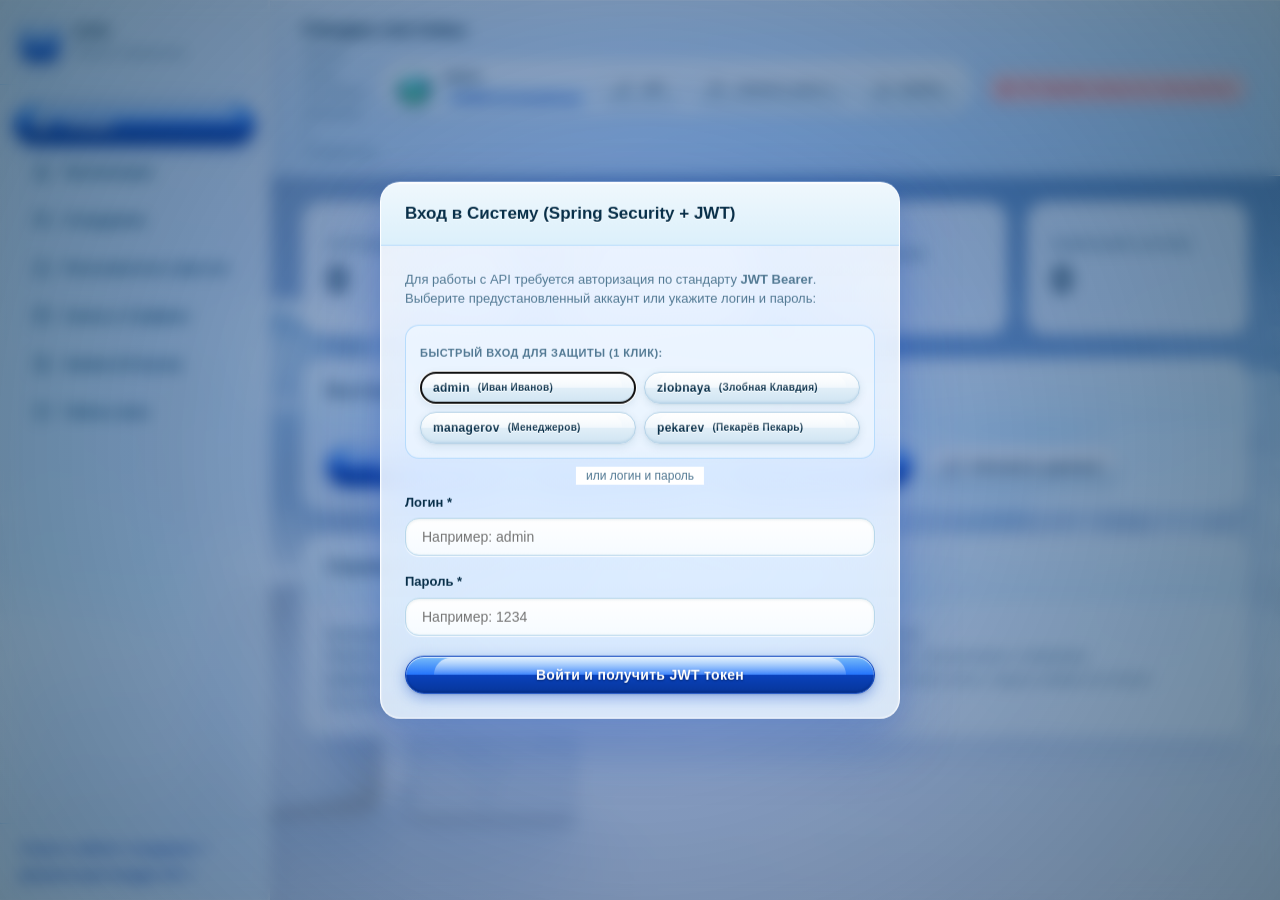
<file: frontend/admin/index.html>
<!DOCTYPE html>
<html lang="ru">
<head>
  <meta charset="UTF-8">
  <meta name="viewport" content="width=device-width, initial-scale=1.0">
  <title>СУС • Панель Управления</title>
  <link rel="stylesheet" href="style.css">
</head>
<body>

  <!-- Frutiger Aero Translucent Background Layer -->
  <div class="aero-wallpaper-bg" aria-hidden="true"></div>

  <!-- Toast уведомления -->
  <div id="toast-container"></div>

  <!-- Боковая панель навигации -->
  <aside class="sidebar">
    <div class="brand">
      <div class="brand-icon">СУС</div>
      <div>
        <h1>СУС</h1>
        <span>Панель Управления</span>
      </div>
    </div>

    <nav class="nav-menu">
      <button class="nav-item active" data-section="dashboard">
        <svg class="nav-icon" viewBox="0 0 24 24"><rect x="3" y="3" width="7" height="9" rx="1"></rect><rect x="14" y="3" width="7" height="5" rx="1"></rect><rect x="14" y="12" width="7" height="9" rx="1"></rect><rect x="3" y="16" width="7" height="5" rx="1"></rect></svg>
        <span>Сводка</span>
      </button>
      <button class="nav-item" data-section="organization">
        <svg class="nav-icon" viewBox="0 0 24 24"><path d="M3 21h18"></path><path d="M6 21V7a2 2 0 0 1 2-2h8a2 2 0 0 1 2 2v14"></path><path d="M10 9h4"></path><path d="M10 13h4"></path><path d="M10 17h4"></path></svg>
        <span>Организация</span>
      </button>
      <button class="nav-item" data-section="employees">
        <svg class="nav-icon" viewBox="0 0 24 24"><path d="M17 21v-2a4 4 0 0 0-4-4H5a4 4 0 0 0-4 4v2"></path><circle cx="9" cy="7" r="4"></circle><path d="M23 21v-2a4 4 0 0 0-3-3.87"></path><path d="M16 3.13a4 4 0 0 1 0 7.75"></path></svg>
        <span>Сотрудники</span>
      </button>
      <button class="nav-item" data-section="users">
        <svg class="nav-icon" viewBox="0 0 24 24"><rect x="3" y="11" width="18" height="11" rx="2" ry="2"></rect><path d="M7 11V7a5 5 0 0 1 10 0v4"></path></svg>
        <span>Пользователи и Доступ</span>
      </button>
      <button class="nav-item" data-section="shifts">
        <svg class="nav-icon" viewBox="0 0 24 24"><rect x="3" y="4" width="18" height="18" rx="2" ry="2"></rect><line x1="16" y1="2" x2="16" y2="6"></line><line x1="8" y1="2" x2="8" y2="6"></line><line x1="3" y1="10" x2="21" y2="10"></line></svg>
        <span>Смены и Графики</span>
      </button>
      <button class="nav-item" data-section="requests">
        <svg class="nav-icon" viewBox="0 0 24 24"><path d="M14 2H6a2 2 0 0 0-2 2v16a2 2 0 0 0 2 2h12a2 2 0 0 0 2-2V8z"></path><polyline points="14 2 14 8 20 8"></polyline><line x1="12" y1="18" x2="12" y2="12"></line><line x1="9" y1="15" x2="15" y2="15"></line></svg>
        <span>Заявки (Отпуска)</span>
      </button>
      <button class="nav-item" data-section="attendance">
        <svg class="nav-icon" viewBox="0 0 24 24"><circle cx="12" cy="12" r="10"></circle><polyline points="12 6 12 12 16 14"></polyline></svg>
        <span>Табель явок</span>
      </button>
    </nav>

    <div class="sidebar-footer">
      <a href="http://localhost:3001" target="_blank" class="sidebar-link">
        Открыть кабинет сотрудника ↗
      </a>
      <a href="http://localhost:8080/swagger-ui.html" target="_blank" class="sidebar-link">
        Документация Swagger API ↗
      </a>
    </div>
  </aside>

  <!-- Основная рабочая область -->
  <main class="content-area main-content">
    <header class="top-header">
      <div class="header-title">
        <h2 id="current-page-title">Сводка системы</h2>
        <p id="current-page-subtitle">Общий обзор состояния компаний и сотрудников</p>
      </div>

      <div class="header-controls" style="display: flex; align-items: center; gap: 14px; flex-wrap: wrap;">
        <!-- Панель JWT Авторизации -->
        <div class="user-auth-bar" id="user-auth-bar">
          <div class="auth-user-info" id="auth-user-info">
            <span class="auth-avatar" id="auth-avatar" title="Профиль">
              <img src="avatar.png" alt="User" class="avatar-icon">
            </span>
            <div class="auth-details">
              <span class="auth-username" id="auth-username">admin</span>
              <span class="auth-role-tag" id="auth-role-badge">ADMIN (Супервайзер)</span>
            </div>
          </div>

          <button type="button" class="btn btn-secondary btn-sm" id="btn-inspect-jwt" title="Просмотреть текущий JWT токен и claims">
            <svg class="btn-icon" viewBox="0 0 24 24"><path d="M21 2l-2 2m-7.61 7.61a5.5 5.5 0 1 1-7.778 7.778 5.5 5.5 0 0 1 7.777-7.777zm0 0L15.5 7.5m0 0l3 3L22 7l-3-3m-3.5 3.5L19 4"></path></svg>
            <span>JWT</span>
          </button>

          <!-- Быстрое переключение учетной записи -->
          <div class="dropdown-container">
            <button type="button" class="btn btn-secondary btn-sm" id="btn-quick-switch" title="Быстро войти под другой системной ролью">
              <svg class="btn-icon" viewBox="0 0 24 24"><path d="M16 21v-2a4 4 0 0 0-4-4H5a4 4 0 0 0-4 4v2"></path><circle cx="8.5" cy="7" r="4"></circle><polyline points="17 8 20 11 23 8"></polyline></svg>
              <span>Сменить роль ▾</span>
            </button>
            <div class="dropdown-menu" id="quick-switch-menu" style="display: none;">
              <div class="dropdown-header">Быстрый вход для защиты (1 клик):</div>
              <button type="button" class="dropdown-item demo-quick-login" data-login="admin" data-pass="1234">
                <strong>admin</strong> &nbsp;(Иван Иванов / ADMIN)
              </button>
              <button type="button" class="dropdown-item demo-quick-login" data-login="zlobnaya" data-pass="1234">
                <strong>zlobnaya</strong> &nbsp;(Злобная Клавдия / HR)
              </button>
              <button type="button" class="dropdown-item demo-quick-login" data-login="managerov" data-pass="1234">
                <strong>managerov</strong> &nbsp;(Менеджеров Менеджер / MANAGER)
              </button>
              <button type="button" class="dropdown-item demo-quick-login" data-login="pekarev" data-pass="1234">
                <strong>pekarev</strong> &nbsp;(Пекарёв Пекарь / EMPLOYEE #2)
              </button>
              <button type="button" class="dropdown-item demo-quick-login" data-login="vypechkina" data-pass="1234">
                <strong>vypechkina</strong> &nbsp;(Выпечкина Слойка / EMPLOYEE #3)
              </button>
            </div>
          </div>

          <button type="button" class="btn btn-secondary btn-sm" id="btn-logout" title="Выйти из учетной записи">
            <svg class="btn-icon" viewBox="0 0 24 24"><path d="M9 21H5a2 2 0 0 1-2-2V5a2 2 0 0 1 2-2h4"></path><polyline points="16 17 21 12 16 7"></polyline><line x1="21" y1="12" x2="9" y2="12"></line></svg>
            <span>Выйти</span>
          </button>
        </div>

        <div id="backend-status" class="status-badge offline">
          <span class="status-dot"></span>
          <span id="backend-status-text">Проверка связи...</span>
        </div>
      </div>
    </header>

    <div class="page-container content-body">

      <!-- 1. СВОДКА (DASHBOARD) -->
      <section id="section-dashboard" class="section active">
        <div class="stats-grid">
          <div class="stat-card">
            <div class="stat-label label">Сотрудников в базе</div>
            <div class="stat-value value" id="stat-employees-count">0</div>
          </div>
          <div class="stat-card">
            <div class="stat-label label">Филиалов / Точек</div>
            <div class="stat-value value" id="stat-branches-count">0</div>
          </div>
          <div class="stat-card">
            <div class="stat-label label">Заявок на рассмотрении</div>
            <div class="stat-value value" id="stat-requests-count">0</div>
          </div>
          <div class="stat-card">
            <div class="stat-label label">Компаний (Сетей)</div>
            <div class="stat-value value" id="stat-companies-count">0</div>
          </div>
        </div>

        <div class="panel">
          <div class="panel-header">
            <h3>Быстрые действия</h3>
          </div>
          <div class="panel-body" style="display: flex; gap: 12px; flex-wrap: wrap;">
            <button class="btn btn-primary" id="btn-quick-add-company">
              <svg class="btn-icon" viewBox="0 0 24 24"><line x1="12" y1="5" x2="12" y2="19"></line><line x1="5" y1="12" x2="19" y2="12"></line></svg>
              <span>Новая компания</span>
            </button>
            <button class="btn btn-primary" id="btn-quick-add-branch">
              <svg class="btn-icon" viewBox="0 0 24 24"><line x1="12" y1="5" x2="12" y2="19"></line><line x1="5" y1="12" x2="19" y2="12"></line></svg>
              <span>Новый филиал</span>
            </button>
            <button class="btn btn-primary" id="btn-quick-add-employee">
              <svg class="btn-icon" viewBox="0 0 24 24"><line x1="12" y1="5" x2="12" y2="19"></line><line x1="5" y1="12" x2="19" y2="12"></line></svg>
              <span>Новый сотрудник</span>
            </button>
            <button class="btn btn-secondary" id="btn-refresh-all">
              <svg class="btn-icon" viewBox="0 0 24 24"><path d="M23 4v6h-6"></path><path d="M1 20v-6h6"></path><path d="M3.51 9a9 9 0 0 1 14.85-3.36L23 10M1 14l4.64 4.36A9 9 0 0 0 20.49 15"></path></svg>
              <span>Обновить данные</span>
            </button>
          </div>
        </div>

        <div class="panel">
          <div class="panel-header">
            <h3>Справка по архитектуре и портам</h3>
          </div>
          <div class="panel-body" style="font-size: 14px; color: var(--text-muted); line-height: 1.6;">
            <p><strong>Бэкенд REST API:</strong> <code>http://localhost:8080/api</code> (Spring Boot + PostgreSQL 16 + Flyway).</p>
            <p><strong>Панель Администратора:</strong> <code>http://localhost:3000</code> (Управление структурой, сменами, назначением и заявками).</p>
            <p><strong>Кабинет Сотрудника:</strong> <code>http://localhost:3001</code> (Просмотр расписания, отметка явок Check-in/out, подача заявки на отпуск/больничный).</p>
          </div>
        </div>
      </section>

      <!-- 2. ОРГАНИЗАЦИЯ -->
      <section id="section-organization" class="section">
        <div class="grid-2">
          <!-- Компании -->
          <div class="panel">
            <div class="panel-header">
              <h3>Компании (Юрлица)</h3>
              <button class="btn btn-primary btn-sm" id="btn-add-company">
                <svg class="btn-icon" viewBox="0 0 24 24"><line x1="12" y1="5" x2="12" y2="19"></line><line x1="5" y1="12" x2="19" y2="12"></line></svg>
                <span>Добавить</span>
              </button>
            </div>
            <div class="panel-body table-responsive">
              <table class="data-table">
                <thead>
                  <tr>
                    <th>ID</th>
                    <th>Название</th>
                    <th>Действия</th>
                  </tr>
                </thead>
                <tbody id="companies-table-body">
                  <tr><td colspan="3" style="text-align: center;">Загрузка...</td></tr>
                </tbody>
              </table>
            </div>
          </div>

          <!-- Должности -->
          <div class="panel">
            <div class="panel-header">
              <h3>Справочник должностей</h3>
              <button class="btn btn-primary btn-sm" id="btn-add-position">
                <svg class="btn-icon" viewBox="0 0 24 24"><line x1="12" y1="5" x2="12" y2="19"></line><line x1="5" y1="12" x2="19" y2="12"></line></svg>
                <span>Добавить</span>
              </button>
            </div>
            <div class="panel-body table-responsive">
              <table class="data-table">
                <thead>
                  <tr>
                    <th>ID</th>
                    <th>Должность</th>
                    <th>Действия</th>
                  </tr>
                </thead>
                <tbody id="positions-table-body">
                  <tr><td colspan="3" style="text-align: center;">Загрузка...</td></tr>
                </tbody>
              </table>
            </div>
          </div>
        </div>

        <!-- Филиалы -->
        <div class="panel">
          <div class="panel-header">
            <h3>Филиалы компании</h3>
            <div style="display: flex; gap: 10px; align-items: center;">
              <select id="branch-company-select" class="form-control" style="width: auto;">
                <option value="">Выберите компанию...</option>
              </select>
              <button class="btn btn-primary btn-sm" id="btn-add-branch">
                <svg class="btn-icon" viewBox="0 0 24 24"><line x1="12" y1="5" x2="12" y2="19"></line><line x1="5" y1="12" x2="19" y2="12"></line></svg>
                <span>Добавить филиал</span>
              </button>
            </div>
          </div>
          <div class="panel-body table-responsive">
            <table class="data-table">
              <thead>
                <tr>
                  <th>ID</th>
                  <th>Название филиала</th>
                  <th>Адрес</th>
                  <th>Телефон</th>
                  <th>Статус</th>
                  <th>Действия</th>
                </tr>
              </thead>
              <tbody id="branches-table-body">
                <tr><td colspan="6" style="text-align: center;">Выберите компанию для просмотра филиалов</td></tr>
              </tbody>
            </table>
          </div>
        </div>
      </section>

      <!-- 3. СОТРУДНИКИ -->
      <section id="section-employees" class="section">
        <div class="panel">
          <div class="panel-header">
            <h3>Список сотрудников</h3>
            <div style="display: flex; gap: 10px;">
              <button class="btn btn-secondary btn-sm" id="btn-assign-employee-branch">
                <svg class="btn-icon" viewBox="0 0 24 24"><path d="M16 21v-2a4 4 0 0 0-4-4H5a4 4 0 0 0-4 4v2"></path><circle cx="8.5" cy="7" r="4"></circle></svg>
                <span>Назначить в филиал</span>
              </button>
              <button class="btn btn-primary btn-sm" id="btn-add-employee">
                <svg class="btn-icon" viewBox="0 0 24 24"><line x1="12" y1="5" x2="12" y2="19"></line><line x1="5" y1="12" x2="19" y2="12"></line></svg>
                <span>Добавить сотрудника</span>
              </button>
            </div>
          </div>
          <div class="panel-body table-responsive">
            <table class="data-table">
              <thead>
                <tr>
                  <th>ID</th>
                  <th>ФИО</th>
                  <th>Телефон</th>
                  <th>Дата найма</th>
                  <th>Статус</th>
                  <th>Учетная запись / Роль</th>
                  <th>Назначения (Филиал / Должность)</th>
                  <th>Действия</th>
                </tr>
              </thead>
              <tbody id="employees-table-body">
                <tr><td colspan="8" style="text-align: center;">Загрузка списка...</td></tr>
              </tbody>
            </table>
          </div>
        </div>
      </section>

      <!-- ПОЛЬЗОВАТЕЛИ И ДОСТУП -->
      <section id="section-users" class="section">
        <div class="panel">
          <div class="panel-header">
            <div>
              <h3>Учётные записи и системные роли</h3>
              <p style="font-size: 13px; color: var(--text-muted); margin-top: 2px;">
                Управление доступом к системе (0: ADMIN, 1: HR, 2: MANAGER, 3: EMPLOYEE)
              </p>
            </div>
            <button class="btn btn-primary btn-sm" id="btn-add-user">
              <svg class="btn-icon" viewBox="0 0 24 24"><line x1="12" y1="5" x2="12" y2="19"></line><line x1="5" y1="12" x2="19" y2="12"></line></svg>
              <span>Создать пользователя</span>
            </button>
          </div>
          <div class="panel-body table-responsive">
            <table class="data-table">
              <thead>
                <tr>
                  <th>ID</th>
                  <th>Логин</th>
                  <th>Пароль в БД</th>
                  <th>Привязанный сотрудник</th>
                  <th>Роль в системе</th>
                  <th>Статус</th>
                  <th>Создан</th>
                  <th>Действия</th>
                </tr>
              </thead>
              <tbody id="users-table-body">
                <tr><td colspan="8" style="text-align: center;">Загрузка списка пользователей...</td></tr>
              </tbody>
            </table>
          </div>
        </div>
      </section>

      <!-- 4. СМЕНЫ И ГРАФИКИ -->
      <section id="section-shifts" class="section">
        <div class="panel">
          <div class="panel-header">
            <h3>Управление расписанием и сменами</h3>
            <div style="display: flex; gap: 10px; align-items: center; flex-wrap: wrap;">
              <select id="schedule-branch-select" class="form-control" style="width: auto;">
                <option value="">Выберите филиал...</option>
              </select>
              <select id="schedule-list-select" class="form-control" style="width: auto;">
                <option value="">Выберите график...</option>
              </select>
              <button class="btn btn-secondary btn-sm" id="btn-create-schedule">
                <svg class="btn-icon" viewBox="0 0 24 24"><line x1="12" y1="5" x2="12" y2="19"></line><line x1="5" y1="12" x2="19" y2="12"></line></svg>
                <span>Создать график</span>
              </button>
              <button class="btn btn-primary btn-sm" id="btn-create-shift">
                <svg class="btn-icon" viewBox="0 0 24 24"><circle cx="12" cy="12" r="10"></circle><polyline points="12 6 12 12 16 14"></polyline></svg>
                <span>Добавить смену</span>
              </button>
            </div>
          </div>
          <div class="panel-body">
            <div id="shifts-list-container">
              <p style="color: var(--text-muted); text-align: center; padding: 20px;">
                Выберите филиал и график выше для просмотра и создания смен.
              </p>
            </div>
          </div>
        </div>
      </section>

      <!-- 5. ЗАЯВКИ (ОТПУСКА/БОЛЬНИЧНЫЕ) -->
      <section id="section-requests" class="section">
        <div class="panel">
          <div class="panel-header">
            <h3>Заявки сотрудников на согласование</h3>
            <div style="display: flex; gap: 8px;">
              <select id="filter-request-status" class="form-control" style="width: auto;">
                <option value="">Все статусы</option>
                <option value="PENDING" selected>Только на рассмотрении (PENDING)</option>
                <option value="APPROVED">Одобренные (APPROVED)</option>
                <option value="REJECTED">Отклоненные (REJECTED)</option>
              </select>
            </div>
          </div>
          <div class="panel-body table-responsive">
            <table class="data-table">
              <thead>
                <tr>
                  <th>ID</th>
                  <th>Сотрудник</th>
                  <th>Тип заявки</th>
                  <th>Период дат</th>
                  <th>Статус</th>
                  <th>Резолюция</th>
                  <th>Действие</th>
                </tr>
              </thead>
              <tbody id="requests-table-body">
                <tr><td colspan="7" style="text-align: center;">Загрузка заявок...</td></tr>
              </tbody>
            </table>
          </div>
        </div>
      </section>

      <!-- 6. ТАБЕЛЬ ЯВОК (SLICE / БЕСКОНЕЧНАЯ ПРОКРУТКА) -->
      <section id="section-attendance" class="section">
        <div class="panel">
          <div class="panel-header">
            <h3>Учёт явок и отработанного времени (План / Факт)</h3>
          </div>
          <div class="panel-body table-responsive">
            <table class="data-table">
              <thead>
                <tr>
                  <th>ID</th>
                  <th>Сотрудник</th>
                  <th>План начало</th>
                  <th>План конец</th>
                  <th>Факт прихода</th>
                  <th>Факт ухода</th>
                  <th>Перерыв</th>
                  <th>Комментарий</th>
                </tr>
              </thead>
              <tbody id="attendance-table-body">
                <tr><td colspan="8" style="text-align: center;">Загрузка табеля...</td></tr>
              </tbody>
            </table>
            <div style="margin-top: 16px; text-align: center;">
              <button id="btn-load-more-attendance" class="btn btn-secondary" style="display: none;">
                Загрузить ещё записи (Slice Next)
              </button>
            </div>
          </div>
        </div>
      </section>

    </div>
  </main>

  <!-- ================= МОДАЛЬНЫЕ ОКНА (NATIVE <dialog>) ================= -->

  <!-- Модалка: Новая компания -->
  <dialog id="modal-company">
    <div class="modal-header">
      <h4>Добавить новую компанию</h4>
      <button class="btn btn-secondary btn-sm btn-close-modal">✕</button>
    </div>
    <form id="form-company">
      <div class="modal-body">
        <div class="form-group">
          <label for="company-name">Название компании / сети *</label>
          <input type="text" id="company-name" class="form-control" required placeholder="Например: Coffee Like">
        </div>
      </div>
      <div class="modal-footer">
        <button type="button" class="btn btn-secondary btn-close-modal">Отмена</button>
        <button type="submit" class="btn btn-primary">Создать</button>
      </div>
    </form>
  </dialog>

  <!-- Модалка: Новый филиал -->
  <dialog id="modal-branch">
    <div class="modal-header">
      <h4>Добавить филиал компании</h4>
      <button class="btn btn-secondary btn-sm btn-close-modal">✕</button>
    </div>
    <form id="form-branch">
      <div class="modal-body">
        <div class="form-group">
          <label for="modal-branch-company-select">Компания *</label>
          <select id="modal-branch-company-select" class="form-control" required></select>
        </div>
        <div class="form-group">
          <label for="branch-name">Название филиала / точки *</label>
          <input type="text" id="branch-name" class="form-control" required placeholder="Например: Филиал Невский">
        </div>
        <div class="form-group">
          <label for="branch-address">Адрес *</label>
          <input type="text" id="branch-address" class="form-control" required placeholder="Невский пр-т, 45">
        </div>
        <div class="form-group">
          <label for="branch-phone">Телефон филиала</label>
          <input type="tel" id="branch-phone" class="form-control" placeholder="+79991234567">
        </div>
      </div>
      <div class="modal-footer">
        <button type="button" class="btn btn-secondary btn-close-modal">Отмена</button>
        <button type="submit" class="btn btn-primary">Создать филиал</button>
      </div>
    </form>
  </dialog>

  <!-- Модалка: Новая должность -->
  <dialog id="modal-position">
    <div class="modal-header">
      <h4>Добавить должность</h4>
      <button class="btn btn-secondary btn-sm btn-close-modal">✕</button>
    </div>
    <form id="form-position">
      <div class="modal-body">
        <div class="form-group">
          <label for="position-title">Название должности *</label>
          <input type="text" id="position-title" class="form-control" required placeholder="Например: Бариста, Повар, Менеджер">
        </div>
      </div>
      <div class="modal-footer">
        <button type="button" class="btn btn-secondary btn-close-modal">Отмена</button>
        <button type="submit" class="btn btn-primary">Добавить</button>
      </div>
    </form>
  </dialog>

  <!-- Модалка: Новый сотрудник -->
  <dialog id="modal-employee">
    <div class="modal-header">
      <h4>Новый сотрудник</h4>
      <button class="btn btn-secondary btn-sm btn-close-modal">✕</button>
    </div>
    <form id="form-employee">
      <div class="modal-body">
        <div class="form-group">
          <label for="emp-name">ФИО сотрудника *</label>
          <input type="text" id="emp-name" class="form-control" required placeholder="Иванов Иван Иванович">
        </div>
        <div class="form-group">
          <label for="emp-phone">Номер телефона (формат +7XXXXXXXXXX) *</label>
          <input type="tel" id="emp-phone" class="form-control" required pattern="^\+?[0-9]{10,15}$" placeholder="+79991234567">
        </div>
        <div class="form-group">
          <label for="emp-birth">Дата рождения</label>
          <input type="date" id="emp-birth" class="form-control">
        </div>
        <div class="form-group">
          <label for="emp-hire">Дата приема на работу *</label>
          <input type="date" id="emp-hire" class="form-control" required>
        </div>

        <div style="border-top: 1px solid var(--border); padding-top: 14px; margin-top: 6px;">
          <div class="form-group" style="display: flex; flex-direction: row; gap: 8px; align-items: center;">
            <input type="checkbox" id="emp-create-user-check">
            <label for="emp-create-user-check" style="margin: 0; cursor: pointer; font-weight: 600;">Создать учетную запись сразу</label>
          </div>
          <div id="emp-user-fields" style="display: none; margin-top: 10px; flex-direction: column; gap: 10px;">
            <div class="form-group">
              <label for="emp-user-login">Логин пользователя</label>
              <input type="text" id="emp-user-login" class="form-control" placeholder="Например: ivan_manager">
            </div>
            <div class="form-group">
              <label for="emp-user-password">Пароль (хэшируется BCrypt)</label>
              <input type="password" id="emp-user-password" class="form-control" placeholder="По умолчанию: 1234">
            </div>
            <div class="form-group">
              <label for="emp-user-role">Роль в системе (0-3)</label>
              <select id="emp-user-role" class="form-control">
                <option value="3">3 — EMPLOYEE (Линейный сотрудник)</option>
                <option value="2">2 — MANAGER (Управляющий филиалом / смены)</option>
                <option value="1">1 — HR (Кадровый специалист)</option>
                <option value="0">0 — ADMIN (Администратор системы)</option>
              </select>
            </div>
          </div>
        </div>
      </div>
      <div class="modal-footer">
        <button type="button" class="btn btn-secondary btn-close-modal">Отмена</button>
        <button type="submit" class="btn btn-primary">Зарегистрировать</button>
      </div>
    </form>
  </dialog>

  <!-- Модалка: Учётная запись и роль пользователя -->
  <dialog id="modal-user">
    <div class="modal-header">
      <h4 id="modal-user-title">Учетная запись и системная роль</h4>
      <button class="btn btn-secondary btn-sm btn-close-modal">✕</button>
    </div>
    <form id="form-user">
      <input type="hidden" id="user-id">
      <div class="modal-body">
        <div class="form-group">
          <label for="user-employee-id">Привязанный сотрудник</label>
          <select id="user-employee-id" class="form-control">
            <option value="">Без привязки (Системный аккаунт)</option>
          </select>
        </div>
        <div class="form-group">
          <label for="user-login">Логин *</label>
          <input type="text" id="user-login" class="form-control" required minlength="3" maxlength="100" placeholder="Логин">
        </div>
        <div class="form-group" id="group-user-password">
          <label for="user-password">Пароль (хэшируется BCrypt при сохранении) *</label>
          <input type="password" id="user-password" class="form-control" placeholder="Например: 1234 (мин. 4 символа)">
          <small style="color: var(--text-muted); font-size: 12px; margin-top: 4px; display: block;">
            Хэш пароля никогда не возвращается в ответах API.
          </small>
        </div>
        <div class="form-group">
          <label for="user-role-select">Системная роль (0-3) *</label>
          <select id="user-role-select" class="form-control" required>
            <option value="3">3 — EMPLOYEE (Линейный сотрудник: график, явки, заявки)</option>
            <option value="2">2 — MANAGER (Управляющий: графики смен, назначения, табель)</option>
            <option value="1">1 — HR (Кадровый специалист: структура, сотрудники, доступ, отпуска)</option>
            <option value="0">0 — ADMIN (Администратор: полный доступ ко всей системе)</option>
          </select>
        </div>
      </div>
      <div class="modal-footer">
        <button type="button" class="btn btn-secondary btn-close-modal">Отмена</button>
        <button type="submit" class="btn btn-primary" id="btn-submit-user">Сохранить</button>
      </div>
    </form>
  </dialog>

  <!-- Модалка: Назначение сотрудника в филиал -->
  <dialog id="modal-assign-employee">
    <div class="modal-header">
      <h4>Назначить сотрудника на филиал и должность</h4>
      <button class="btn btn-secondary btn-sm btn-close-modal">✕</button>
    </div>
    <form id="form-assign-employee">
      <div class="modal-body">
        <div class="form-group">
          <label for="assign-emp-id">Сотрудник *</label>
          <select id="assign-emp-id" class="form-control" required></select>
        </div>
        <div class="form-group">
          <label for="assign-branch-id">Филиал *</label>
          <select id="assign-branch-id" class="form-control" required></select>
        </div>
        <div class="form-group">
          <label for="assign-pos-id">Должность *</label>
          <select id="assign-pos-id" class="form-control" required></select>
        </div>
        <div class="form-group">
          <label for="assign-started-at">Дата начала *</label>
          <input type="date" id="assign-started-at" class="form-control" required>
        </div>
        <div class="form-group" style="display: flex; flex-direction: row; gap: 8px; align-items: center;">
          <input type="checkbox" id="assign-is-primary" checked>
          <label for="assign-is-primary" style="margin: 0; cursor: pointer;">Основная ставка (Primary)</label>
        </div>
      </div>
      <div class="modal-footer">
        <button type="button" class="btn btn-secondary btn-close-modal">Отмена</button>
        <button type="submit" class="btn btn-primary">Привязать ставку</button>
      </div>
    </form>
  </dialog>

  <!-- Модалка: Создание графика -->
  <dialog id="modal-schedule">
    <div class="modal-header">
      <h4>Создать график для филиала</h4>
      <button class="btn btn-secondary btn-sm btn-close-modal">✕</button>
    </div>
    <form id="form-schedule">
      <div class="modal-body">
        <div class="form-group">
          <label for="sched-branch-id">Филиал *</label>
          <select id="sched-branch-id" class="form-control" required></select>
        </div>
        <div class="form-group">
          <label for="sched-date-from">Дата начала (Date From) *</label>
          <input type="date" id="sched-date-from" class="form-control" required>
        </div>
        <div class="form-group">
          <label for="sched-date-to">Дата окончания (Date To) *</label>
          <input type="date" id="sched-date-to" class="form-control" required>
        </div>
      </div>
      <div class="modal-footer">
        <button type="button" class="btn btn-secondary btn-close-modal">Отмена</button>
        <button type="submit" class="btn btn-primary">Создать график</button>
      </div>
    </form>
  </dialog>

  <!-- Модалка: Создание смены -->
  <dialog id="modal-shift">
    <div class="modal-header">
      <h4>Добавить смену</h4>
      <button class="btn btn-secondary btn-sm btn-close-modal">✕</button>
    </div>
    <form id="form-shift">
      <div class="modal-body">
        <div class="form-group">
          <label for="shift-date">Дата смены *</label>
          <input type="date" id="shift-date" class="form-control" required>
        </div>
        <div class="grid-2">
          <div class="form-group">
            <label for="shift-time-from">Время начала *</label>
            <input type="time" id="shift-time-from" class="form-control" value="09:00" required>
          </div>
          <div class="form-group">
            <label for="shift-time-to">Время окончания *</label>
            <input type="time" id="shift-time-to" class="form-control" value="18:00" required>
          </div>
        </div>
        <div class="form-group">
          <label for="shift-break">Обеденный перерыв (минут)</label>
          <input type="number" id="shift-break" class="form-control" value="30" min="0" max="180">
        </div>
      </div>
      <div class="modal-footer">
        <button type="button" class="btn btn-secondary btn-close-modal">Отмена</button>
        <button type="submit" class="btn btn-primary">Создать смену</button>
      </div>
    </form>
  </dialog>

  <!-- Модалка: Назначение сотрудника на смену -->
  <dialog id="modal-assign-shift">
    <div class="modal-header">
      <h4>Назначить сотрудника на смену</h4>
      <button class="btn btn-secondary btn-sm btn-close-modal">✕</button>
    </div>
    <form id="form-assign-shift">
      <input type="hidden" id="assign-shift-id">
      <div class="modal-body">
        <p id="assign-shift-details" style="font-size: 13px; color: var(--text-muted);"></p>
        <div class="form-group">
          <label for="shift-assign-emp-id">Выберите сотрудника *</label>
          <select id="shift-assign-emp-id" class="form-control" required></select>
        </div>
      </div>
      <div class="modal-footer">
        <button type="button" class="btn btn-secondary btn-close-modal">Отмена</button>
        <button type="submit" class="btn btn-primary">Назначить</button>
      </div>
    </form>
  </dialog>

  <!-- Модалка: Аудит-лог смены -->
  <dialog id="modal-shift-logs" style="max-width: 640px;">
    <div class="modal-header">
      <h4>Журнал изменений состава смены (Аудит-лог)</h4>
      <button class="btn btn-secondary btn-sm btn-close-modal">✕</button>
    </div>
    <div class="modal-body table-responsive">
      <table class="data-table">
        <thead>
          <tr>
            <th>Время</th>
            <th>Сотрудник</th>
            <th>Действие</th>
            <th>Кто изменил</th>
          </tr>
        </thead>
        <tbody id="shift-logs-table-body">
          <tr><td colspan="4" style="text-align: center;">Загрузка журнала...</td></tr>
        </tbody>
      </table>
    </div>
    <div class="modal-footer">
      <button type="button" class="btn btn-secondary btn-close-modal">Закрыть</button>
    </div>
  </dialog>

  <!-- Модалка: Рассмотрение заявки (Одобрить/Отклонить) -->
  <dialog id="modal-process-request">
    <div class="modal-header">
      <h4>Рассмотрение заявки на отсутствие</h4>
      <button class="btn btn-secondary btn-sm btn-close-modal">✕</button>
    </div>
    <form id="form-process-request">
      <input type="hidden" id="process-request-id">
      <div class="modal-body">
        <div id="process-request-info" style="font-size: 14px; background: #f8fafc; padding: 12px; border-radius: var(--radius-sm);"></div>
        <div class="form-group">
          <label for="process-decision">Решение *</label>
          <select id="process-decision" class="form-control" required>
            <option value="APPROVED">Одобрить (сотрудник будет автоматически снят с конфликтующих смен)</option>
            <option value="REJECTED">Отклонить</option>
          </select>
        </div>
        <div class="form-group">
          <label for="process-comment">Комментарий руководителя</label>
          <input type="text" id="process-comment" class="form-control" placeholder="Например: Согласовано с директором">
        </div>
      </div>
      <div class="modal-footer">
        <button type="button" class="btn btn-secondary btn-close-modal">Отмена</button>
        <button type="submit" class="btn btn-primary">Применить решение</button>
      </div>
    </form>
  </dialog>

  <!-- Модалка: Аутентификация (JWT Login) -->
  <dialog id="modal-auth" style="max-width: 520px; width: 92%;">
    <div class="modal-header">
      <h4>Вход в Систему (Spring Security + JWT)</h4>
    </div>
    <div class="modal-body">
      <p style="font-size: 13px; color: var(--text-muted); margin-bottom: 16px;">
        Для работы с API требуется авторизация по стандарту <strong>JWT Bearer</strong>. Выберите предустановленный аккаунт или укажите логин и пароль:
      </p>

      <div class="quick-login-section" style="margin-bottom: 18px;">
        <label style="font-size: 11px; font-weight: 700; text-transform: uppercase; color: var(--text-muted); letter-spacing: 0.5px;">
          Быстрый вход для защиты (1 клик):
        </label>
        <div class="demo-accounts-grid" style="display: grid; grid-template-columns: 1fr 1fr; gap: 8px; margin-top: 8px;">
          <button type="button" class="btn btn-secondary btn-sm demo-login-btn" data-login="admin" data-pass="1234">
            <strong>admin</strong> <small>(Иван Иванов)</small>
          </button>
          <button type="button" class="btn btn-secondary btn-sm demo-login-btn" data-login="zlobnaya" data-pass="1234">
            <strong>zlobnaya</strong> <small>(Злобная Клавдия)</small>
          </button>
          <button type="button" class="btn btn-secondary btn-sm demo-login-btn" data-login="managerov" data-pass="1234">
            <strong>managerov</strong> <small>(Менеджеров)</small>
          </button>
          <button type="button" class="btn btn-secondary btn-sm demo-login-btn" data-login="pekarev" data-pass="1234">
            <strong>pekarev</strong> <small>(Пекарёв Пекарь)</small>
          </button>
        </div>
      </div>

      <div style="text-align: center; margin: 16px 0; position: relative;">
        <hr style="border: none; border-top: 1px solid var(--border);">
        <span style="position: absolute; top: -10px; left: 50%; transform: translateX(-50%); background: #fff; padding: 0 10px; font-size: 12px; color: var(--text-muted);">или логин и пароль</span>
      </div>

      <form id="form-auth-login">
        <div class="form-group">
          <label for="auth-input-login">Логин *</label>
          <input type="text" id="auth-input-login" class="form-control" required placeholder="Например: admin">
        </div>
        <div class="form-group">
          <label for="auth-input-password">Пароль *</label>
          <input type="password" id="auth-input-password" class="form-control" required placeholder="Например: 1234">
        </div>
        <div id="auth-error-msg" style="display: none; color: var(--danger); font-size: 13px; font-weight: 600; margin-top: 10px;"></div>
        <div style="margin-top: 20px;">
          <button type="submit" class="btn btn-primary" id="btn-submit-auth" style="width: 100%; padding: 10px;">
            Войти и получить JWT токен
          </button>
        </div>
      </form>
    </div>
  </dialog>

  <!-- Модалка: Инспектор JWT токена -->
  <dialog id="modal-jwt-inspector" style="max-width: 600px; width: 92%;">
    <div class="modal-header">
      <h4>Инспектор JWT токена (Spring Security)</h4>
      <button type="button" class="btn btn-secondary btn-sm btn-close-modal">✕</button>
    </div>
    <div class="modal-body">
      <div class="form-group">
        <label>Сырой JWT Bearer токен (передается в <code>Authorization: Bearer ...</code>):</label>
        <textarea id="jwt-raw-token" class="form-control" rows="4" readonly style="font-family: monospace; font-size: 11px; word-break: break-all; background: #f8fafc;"></textarea>
        <button type="button" class="btn btn-secondary btn-sm" style="margin-top: 6px;" id="btn-copy-jwt">Скопировать токен</button>
      </div>

      <div class="form-group" style="margin-top: 16px;">
        <label>Декодированные клеймы токена (Claims / Payload):</label>
        <table class="data-table" style="font-size: 13px; margin-top: 6px;">
          <thead>
            <tr><th>Claim</th><th>Значение</th><th>Назначение</th></tr>
          </thead>
          <tbody id="jwt-claims-body"></tbody>
        </table>
      </div>
    </div>
    <div class="modal-footer">
      <button type="button" class="btn btn-primary btn-close-modal">Закрыть</button>
    </div>
  </dialog>

  <script src="app.js"></script>
</body>
</html>
</file>
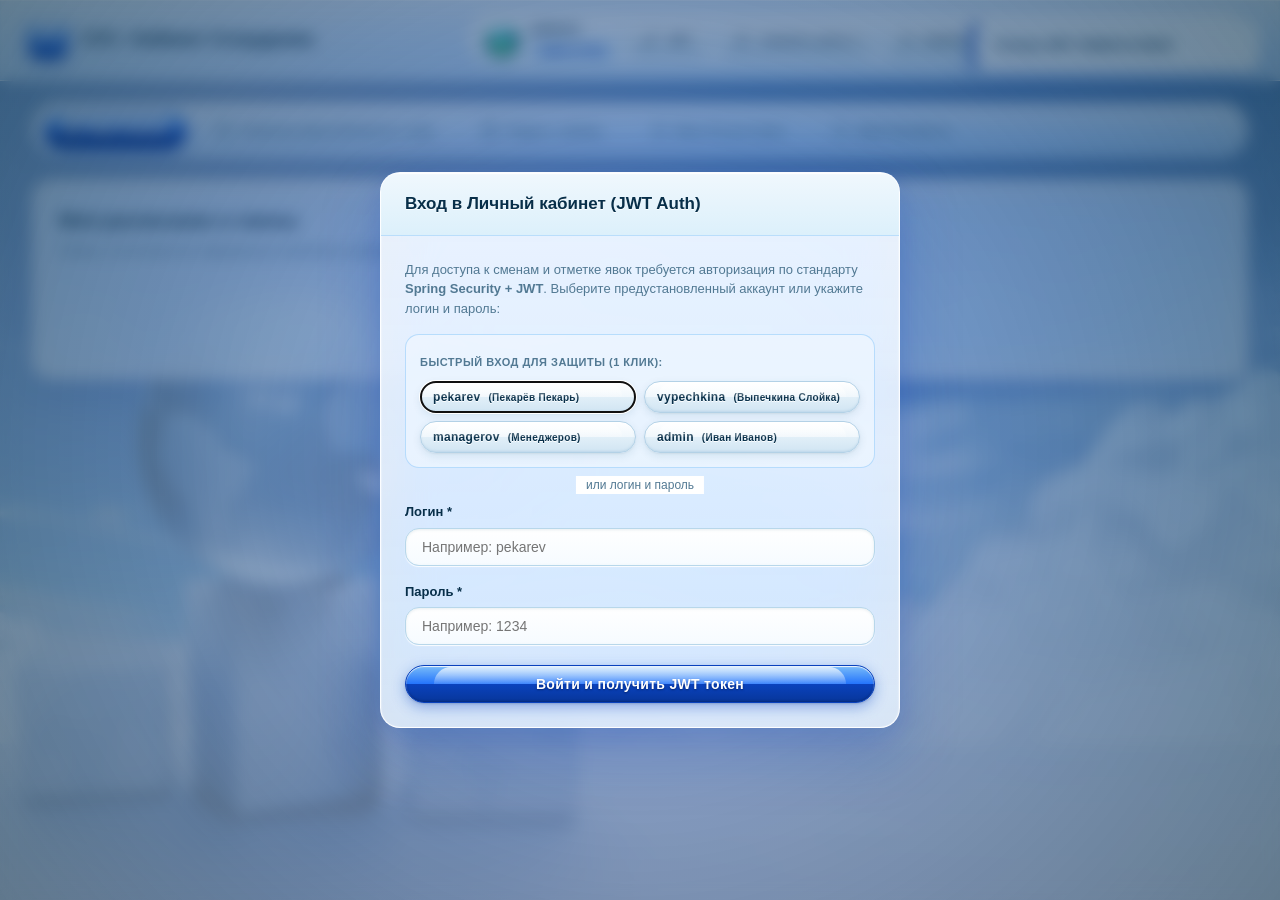
<file: frontend/employee/index.html>
<!DOCTYPE html>
<html lang="ru">
<head>
  <meta charset="UTF-8">
  <meta name="viewport" content="width=device-width, initial-scale=1.0">
  <title>СУС • Кабинет Сотрудника</title>
  <link rel="stylesheet" href="style.css">
</head>
<body>

  <!-- Frutiger Aero Translucent Background Layer -->
  <div class="aero-wallpaper-bg" aria-hidden="true"></div>

  <div id="toast-container"></div>

  <!-- Шапка приложения -->
  <header class="app-header">
    <div class="brand-section">
      <div class="brand-badge">СУС</div>
      <div>
        <h1>СУС • Кабинет Сотрудника</h1>
      </div>
    </div>

    <div class="user-auth-bar" id="user-auth-bar">
      <div class="auth-user-info" id="auth-user-info">
        <span class="auth-avatar" id="auth-avatar" title="Профиль">
          <img src="avatar.png" alt="User" class="avatar-icon">
        </span>
        <div class="auth-details">
          <span class="auth-username" id="auth-username">pekarev</span>
          <span class="auth-role-tag" id="auth-role-badge">EMPLOYEE</span>
        </div>
      </div>

      <button type="button" class="btn btn-secondary btn-sm" id="btn-inspect-jwt" title="Просмотреть текущий JWT токен и claims">
        <svg class="btn-icon" viewBox="0 0 24 24"><path d="M21 2l-2 2m-7.61 7.61a5.5 5.5 0 1 1-7.778 7.778 5.5 5.5 0 0 1 7.777-7.777zm0 0L15.5 7.5m0 0l3 3L22 7l-3-3m-3.5 3.5L19 4"></path></svg>
        <span>JWT</span>
      </button>

      <!-- Быстрое переключение учетной записи -->
      <div class="dropdown-container">
        <button type="button" class="btn btn-secondary btn-sm" id="btn-quick-switch" title="Быстро войти под другой системной ролью">
          <svg class="btn-icon" viewBox="0 0 24 24"><path d="M16 21v-2a4 4 0 0 0-4-4H5a4 4 0 0 0-4 4v2"></path><circle cx="8.5" cy="7" r="4"></circle><polyline points="17 8 20 11 23 8"></polyline></svg>
          <span>Сменить роль ▾</span>
        </button>
        <div class="dropdown-menu" id="quick-switch-menu" style="display: none;">
          <div class="dropdown-header">Быстрый вход для защиты (1 клик):</div>
          <button type="button" class="dropdown-item demo-quick-login" data-login="pekarev" data-pass="1234">
            <strong>pekarev</strong> &nbsp;(Пекарёв Пекарь / EMPLOYEE #2)
          </button>
          <button type="button" class="dropdown-item demo-quick-login" data-login="vypechkina" data-pass="1234">
            <strong>vypechkina</strong> &nbsp;(Выпечкина Слойка / EMPLOYEE #3)
          </button>
          <button type="button" class="dropdown-item demo-quick-login" data-login="managerov" data-pass="1234">
            <strong>managerov</strong> &nbsp;(Менеджеров Менеджер / MANAGER)
          </button>
          <button type="button" class="dropdown-item demo-quick-login" data-login="zlobnaya" data-pass="1234">
            <strong>zlobnaya</strong> &nbsp;(Злобная Клавдия / HR)
          </button>
          <button type="button" class="dropdown-item demo-quick-login" data-login="admin" data-pass="1234">
            <strong>admin</strong> &nbsp;(Иван Иванов / ADMIN)
          </button>
        </div>
      </div>

      <button type="button" class="btn btn-secondary btn-sm" id="btn-logout" title="Выйти из учетной записи">
        <svg class="btn-icon" viewBox="0 0 24 24"><path d="M9 21H5a2 2 0 0 1-2-2V5a2 2 0 0 1 2-2h4"></path><polyline points="16 17 21 12 16 7"></polyline><line x1="21" y1="12" x2="9" y2="12"></line></svg>
        <span>Выйти</span>
      </button>

      <a id="btn-open-admin-portal" href="http://localhost:3000" target="_blank" class="btn btn-secondary btn-sm" style="display: inline-flex; text-decoration: none;">
        <svg class="btn-icon" viewBox="0 0 24 24"><rect x="3" y="3" width="7" height="9" rx="1"></rect><rect x="14" y="3" width="7" height="5" rx="1"></rect><rect x="14" y="12" width="7" height="9" rx="1"></rect><rect x="3" y="16" width="7" height="5" rx="1"></rect></svg>
        <span>Панель управления (Admin) ↗</span>
      </a>
    </div>
  </header>

  <div class="main-wrapper">

    <!-- Навигация по разделам -->
    <nav class="employee-nav" id="main-nav">
      <!-- Личные вкладки сотрудника (видны всем) -->
      <button class="tab-btn active" data-tab="shifts">
        <svg class="tab-icon" viewBox="0 0 24 24"><rect x="3" y="4" width="18" height="18" rx="2" ry="2"></rect><line x1="16" y1="2" x2="16" y2="6"></line><line x1="8" y1="2" x2="8" y2="6"></line><line x1="3" y1="10" x2="21" y2="10"></line></svg>
        <span>Мои Смены</span>
      </button>
      <button class="tab-btn" data-tab="attendance">
        <svg class="tab-icon" viewBox="0 0 24 24"><circle cx="12" cy="12" r="10"></circle><polyline points="12 6 12 12 16 14"></polyline></svg>
        <span>Отметка явок (Check-in / out)</span>
      </button>
      <button class="tab-btn" data-tab="requests">
        <svg class="tab-icon" viewBox="0 0 24 24"><path d="M14 2H6a2 2 0 0 0-2 2v16a2 2 0 0 0 2 2h12a2 2 0 0 0 2-2V8z"></path><polyline points="14 2 14 8 20 8"></polyline><line x1="12" y1="18" x2="12" y2="12"></line><line x1="9" y1="15" x2="15" y2="15"></line></svg>
        <span>Подать заявку</span>
      </button>
      <button class="tab-btn" data-tab="absences">
        <svg class="tab-icon" viewBox="0 0 24 24"><circle cx="12" cy="12" r="5"></circle><line x1="12" y1="1" x2="12" y2="3"></line><line x1="12" y1="21" x2="12" y2="23"></line><line x1="4.22" y1="4.22" x2="5.64" y2="5.64"></line><line x1="18.36" y1="18.36" x2="19.78" y2="19.78"></line><line x1="1" y1="12" x2="3" y2="12"></line><line x1="21" y1="12" x2="23" y2="12"></line><line x1="4.22" y1="19.78" x2="5.64" y2="18.36"></line><line x1="18.36" y1="5.64" x2="19.78" y2="4.22"></line></svg>
        <span>Мои Отсутствия</span>
      </button>
      <button class="tab-btn" data-tab="profile">
        <svg class="tab-icon" viewBox="0 0 24 24"><path d="M20 21v-2a4 4 0 0 0-4-4H8a4 4 0 0 0-4 4v2"></path><circle cx="12" cy="7" r="4"></circle></svg>
        <span>Мой Профиль</span>
      </button>

      <!-- Вкладки Управляющего (MANAGER и ADMIN) -->
      <button class="tab-btn role-tab-mgr" data-tab="mgr-shifts" style="display: none;">
        <svg class="tab-icon" viewBox="0 0 24 24"><rect x="3" y="3" width="18" height="18" rx="2"></rect><path d="M3 9h18"></path><path d="M9 21V9"></path></svg>
        <span>Графики и Смены</span>
      </button>
      <button class="tab-btn role-tab-mgr" data-tab="mgr-attendance" style="display: none;">
        <svg class="tab-icon" viewBox="0 0 24 24"><path d="M16 4h2a2 2 0 0 1 2 2v14a2 2 0 0 1-2 2H6a2 2 0 0 1-2-2V6a2 2 0 0 1 2-2h2"></path><rect x="8" y="2" width="8" height="4" rx="1" ry="1"></rect><path d="M9 14l2 2 4-4"></path></svg>
        <span>Табель явок</span>
      </button>

      <!-- Согласование заявок команды (MANAGER, HR и ADMIN) -->
      <button class="tab-btn role-tab-mgr role-tab-hr" data-tab="team-requests" style="display: none;">
        <svg class="tab-icon" viewBox="0 0 24 24"><polyline points="9 11 12 14 22 4"></polyline><path d="M21 12v7a2 2 0 0 1-2 2H5a2 2 0 0 1-2-2V5a2 2 0 0 1 2-2h11"></path></svg>
        <span>Согласование заявок</span>
      </button>

      <!-- Вкладки Кадровой службы (HR и ADMIN) -->
      <button class="tab-btn role-tab-hr" data-tab="hr-employees" style="display: none;">
        <svg class="tab-icon" viewBox="0 0 24 24"><path d="M17 21v-2a4 4 0 0 0-4-4H5a4 4 0 0 0-4 4v2"></path><circle cx="9" cy="7" r="4"></circle><path d="M23 21v-2a4 4 0 0 0-3-3.87"></path><path d="M16 3.13a4 4 0 0 1 0 7.75"></path></svg>
        <span>Кадровый состав</span>
      </button>
      <button class="tab-btn role-tab-hr" data-tab="hr-users" style="display: none;">
        <svg class="tab-icon" viewBox="0 0 24 24"><rect x="3" y="11" width="18" height="11" rx="2" ry="2"></rect><path d="M7 11V7a5 5 0 0 1 10 0v4"></path></svg>
        <span>Пользователи и Доступ</span>
      </button>
      <button class="tab-btn role-tab-hr" data-tab="hr-org" style="display: none;">
        <svg class="tab-icon" viewBox="0 0 24 24"><path d="M3 21h18"></path><path d="M6 21V7a2 2 0 0 1 2-2h8a2 2 0 0 1 2 2v14"></path><path d="M10 9h4"></path><path d="M10 13h4"></path><path d="M10 17h4"></path></svg>
        <span>Структура организации</span>
      </button>
    </nav>

    <!-- Содержимое табов -->

    <!-- ТАБ 1: МОИ СМЕНЫ -->
    <div id="tab-shifts" class="tab-content active">
      <div class="card">
        <h2 class="card-title">Моё расписание и смены</h2>
        <p class="card-subtitle">Смены, на которые вы официально назначены управляющим</p>

        <div id="my-shifts-container" class="shifts-grid">
          <p style="color: var(--text-muted); text-align: center; grid-column: 1 / -1; padding: 24px;">
            Загрузка ваших смен...
          </p>
        </div>
      </div>
    </div>

    <!-- ТАБ 2: ОТМЕТКА ЯВОК (CHECK-IN / OUT) -->
    <div id="tab-attendance" class="tab-content">
      <!-- Информационный баннер запланированной смены / ограничений -->
      <div id="shift-today-banner" style="background: #ffffff; border: 1px solid var(--border); border-radius: var(--radius); padding: 14px 18px; margin-bottom: 16px;">
        <div id="shift-today-info" style="font-size: 14px; color: var(--text-main);">
          Проверка графика смен на сегодня...
        </div>
      </div>

      <!-- Виджет часов и кнопки отметки -->
      <div class="tracker-box">
        <div class="tracker-time">
          <h2 id="live-clock">--:--:--</h2>
          <p id="live-date">Загрузка даты...</p>
          <p style="margin-top: 6px; font-weight: 600;" id="attendance-status-text">
            Статус: Готов к фиксации смены
          </p>
        </div>
        <div class="tracker-actions">
          <button class="btn-tracker btn-check-in" id="btn-clock-in">
            <svg class="btn-icon" viewBox="0 0 24 24"><polygon points="5 3 19 12 5 21 5 3"></polygon></svg>
            <span>Начать смену (Check-in)</span>
          </button>
          <button class="btn-tracker btn-check-out" id="btn-clock-out">
            <svg class="btn-icon" viewBox="0 0 24 24"><rect x="6" y="6" width="12" height="12" rx="2"></rect></svg>
            <span>Завершить смену (Check-out)</span>
          </button>
        </div>
      </div>

      <!-- История явок -->
      <div class="card">
        <h2 class="card-title">История моих явок</h2>
        <p class="card-subtitle">Сравнение плановых и фактически зафиксированных часов</p>
        <div style="overflow-x: auto;">
          <table class="styled-table">
            <thead>
              <tr>
                <th>ID</th>
                <th>План: Начало</th>
                <th>План: Конец</th>
                <th>Факт: Приход</th>
                <th>Факт: Уход</th>
                <th>Перерыв</th>
                <th>Комментарий</th>
              </tr>
            </thead>
            <tbody id="my-attendance-table-body">
              <tr><td colspan="7" style="text-align: center;">Загрузка истории...</td></tr>
            </tbody>
          </table>
        </div>
      </div>
    </div>

    <!-- ТАБ 3: ЗАЯВКИ -->
    <div id="tab-requests" class="tab-content">
      <div class="card">
        <h2 class="card-title">Подать новую заявку на отсутствие</h2>
        <p class="card-subtitle">
          При одобрении заявки руководителем система автоматически снимет вас со смен в выбранные даты
        </p>

        <form id="form-submit-request">
          <div class="form-grid">
            <div class="form-field">
              <label for="req-type">Тип отсутствия *</label>
              <select id="req-type" class="form-input" required>
                <option value="VACATION">Ежегодный отпуск (VACATION)</option>
                <option value="SICK_LEAVE">Больничный лист (SICK_LEAVE)</option>
                <option value="DAY_OFF">Отгул / Выходной за свой счет (DAY_OFF)</option>
              </select>
            </div>
            <div class="form-field">
              <label for="req-date-from">Дата начала *</label>
              <input type="date" id="req-date-from" class="form-input" required>
            </div>
            <div class="form-field">
              <label for="req-date-to">Дата окончания *</label>
              <input type="date" id="req-date-to" class="form-input" required>
            </div>
          </div>

          <div class="form-field" style="margin-bottom: 20px;">
            <label for="req-comment">Причина / Комментарий руководителю</label>
            <input type="text" id="req-comment" class="form-input" placeholder="Например: Плановый отпуск согласно графику">
          </div>

          <button type="submit" class="btn-submit">
            <svg class="btn-icon" viewBox="0 0 24 24"><line x1="22" y1="2" x2="11" y2="13"></line><polygon points="22 2 15 22 11 13 2 9 22 2"></polygon></svg>
            <span>Отправить заявку на согласование</span>
          </button>
        </form>
      </div>

      <div class="card">
        <h2 class="card-title">Мои поданные заявки и их статусы</h2>
        <div style="overflow-x: auto;">
          <table class="styled-table">
            <thead>
              <tr>
                <th>ID</th>
                <th>Тип</th>
                <th>Период</th>
                <th>Статус</th>
                <th>Резолюция руководителя</th>
                <th>Создана</th>
              </tr>
            </thead>
            <tbody id="my-requests-table-body">
              <tr><td colspan="6" style="text-align: center;">Загрузка заявок...</td></tr>
            </tbody>
          </table>
        </div>
      </div>
    </div>

    <!-- ТАБ 4: МОИ ОТСУТСТВИЯ -->
    <div id="tab-absences" class="tab-content">
      <div class="card">
        <h2 class="card-title">Утверждённые периоды отсутствия</h2>
        <p class="card-subtitle">В эти даты вы освобождены от смен</p>
        <div style="overflow-x: auto;">
          <table class="styled-table">
            <thead>
              <tr>
                <th>ID</th>
                <th>Тип отсутствия</th>
                <th>Дата с</th>
                <th>Дата по</th>
                <th>Причина</th>
              </tr>
            </thead>
            <tbody id="my-absences-table-body">
              <tr><td colspan="5" style="text-align: center;">Загрузка...</td></tr>
            </tbody>
          </table>
        </div>
      </div>
    </div>

    <!-- ТАБ 5: МОЙ ПРОФИЛЬ -->
    <div id="tab-profile" class="tab-content">
      <div class="card">
        <h2 class="card-title">Карточка сотрудника</h2>
        <p class="card-subtitle">Персональные данные и назначения на ставки</p>

        <div id="profile-details" style="font-size: 15px; line-height: 2;">
          Загрузка профиля...
        </div>
      </div>
    </div>

    <!-- ТАБ: ГРАФИКИ И СМЕНЫ (ДЛЯ MANAGER / ADMIN) -->
    <div id="tab-mgr-shifts" class="tab-content">
      <div class="card">
        <div style="display: flex; justify-content: space-between; align-items: center; flex-wrap: wrap; gap: 12px; margin-bottom: 16px;">
          <div>
            <h2 class="card-title">Управление расписанием и сменами филиала</h2>
            <p class="card-subtitle" style="margin-bottom: 0;">Создание смен, распределение персонала и аудит-лог</p>
          </div>
          <div style="display: flex; gap: 8px; flex-wrap: wrap; align-items: center;">
            <select id="mgr-branch-select" class="form-control" style="width: auto;">
              <option value="">Выберите филиал...</option>
            </select>
            <select id="mgr-schedule-select" class="form-control" style="width: auto;">
              <option value="">Выберите график...</option>
            </select>
            <button class="btn btn-secondary btn-sm" id="btn-mgr-create-sched">
              <svg class="btn-icon" viewBox="0 0 24 24"><line x1="12" y1="5" x2="12" y2="19"></line><line x1="5" y1="12" x2="19" y2="12"></line></svg>
              <span>Создать график</span>
            </button>
            <button class="btn btn-primary btn-sm" id="btn-mgr-create-shift">
              <svg class="btn-icon" viewBox="0 0 24 24"><circle cx="12" cy="12" r="10"></circle><polyline points="12 6 12 12 16 14"></polyline></svg>
              <span>Добавить смену</span>
            </button>
          </div>
        </div>

        <div id="mgr-shifts-container">
          <p style="color: var(--text-muted); text-align: center; padding: 24px;">
            Выберите филиал и график выше для управления сменами.
          </p>
        </div>
      </div>
    </div>

    <!-- ТАБ: ТАБЕЛЬ ЯВОК (ДЛЯ MANAGER / ADMIN) -->
    <div id="tab-mgr-attendance" class="tab-content">
      <div class="card">
        <div style="margin-bottom: 16px;">
          <h2 class="card-title">Табель явок персонала (План / Факт)</h2>
          <p class="card-subtitle" style="margin-bottom: 0;">Учёт отработанного времени сотрудников филиалов</p>
        </div>

        <div style="overflow-x: auto;">
          <table class="data-table">
            <thead>
              <tr>
                <th>ID</th>
                <th>Сотрудник</th>
                <th>План начало</th>
                <th>План конец</th>
                <th>Факт прихода</th>
                <th>Факт ухода</th>
                <th>Перерыв</th>
                <th>Комментарий</th>
              </tr>
            </thead>
            <tbody id="mgr-attendance-table-body">
              <tr><td colspan="8" style="text-align: center;">Загрузка табеля...</td></tr>
            </tbody>
          </table>
        </div>
        <div style="margin-top: 16px; text-align: center;">
          <button id="btn-mgr-load-more-attendance" class="btn btn-secondary" style="display: none;">
            Загрузить ещё записи (Slice Next)
          </button>
        </div>
      </div>
    </div>

    <!-- ТАБ: СОГЛАСОВАНИЕ ЗАЯВОК (ДЛЯ MANAGER / HR / ADMIN) -->
    <div id="tab-team-requests" class="tab-content">
      <div class="card">
        <div style="display: flex; justify-content: space-between; align-items: center; margin-bottom: 16px; flex-wrap: wrap; gap: 10px;">
          <div>
            <h2 class="card-title">Согласование заявок на отпуск и отсутствие</h2>
            <p class="card-subtitle" style="margin-bottom: 0;">При одобрении сотрудник будет автоматически снят со смен в выбранный период</p>
          </div>
          <div>
            <select id="team-requests-filter" class="form-control" style="width: auto;">
              <option value="">Все статусы</option>
              <option value="PENDING" selected>Только на рассмотрении (PENDING)</option>
              <option value="APPROVED">Одобренные (APPROVED)</option>
              <option value="REJECTED">Отклоненные (REJECTED)</option>
            </select>
          </div>
        </div>

        <div style="overflow-x: auto;">
          <table class="data-table">
            <thead>
              <tr>
                <th>ID</th>
                <th>Сотрудник</th>
                <th>Тип заявки</th>
                <th>Период дат</th>
                <th>Статус</th>
                <th>Резолюция</th>
                <th>Действие</th>
              </tr>
            </thead>
            <tbody id="team-requests-table-body">
              <tr><td colspan="7" style="text-align: center;">Загрузка заявок...</td></tr>
            </tbody>
          </table>
        </div>
      </div>
    </div>

    <!-- ТАБ: КАДРОВЫЙ СОСТАВ (ДЛЯ HR / ADMIN) -->
    <div id="tab-hr-employees" class="tab-content">
      <div class="card">
        <div style="display: flex; justify-content: space-between; align-items: center; margin-bottom: 16px; flex-wrap: wrap; gap: 10px;">
          <div>
            <h2 class="card-title">Кадровый состав организации</h2>
            <p class="card-subtitle" style="margin-bottom: 0;">Приём на работу, увольнение и привязка к филиалам и должностям</p>
          </div>
          <div style="display: flex; gap: 8px;">
            <button class="btn btn-secondary btn-sm" id="btn-hr-assign-emp">
              <svg class="btn-icon" viewBox="0 0 24 24"><path d="M16 21v-2a4 4 0 0 0-4-4H5a4 4 0 0 0-4 4v2"></path><circle cx="8.5" cy="7" r="4"></circle></svg>
              <span>Назначить в филиал</span>
            </button>
            <button class="btn btn-primary btn-sm" id="btn-hr-add-emp">
              <svg class="btn-icon" viewBox="0 0 24 24"><line x1="12" y1="5" x2="12" y2="19"></line><line x1="5" y1="12" x2="19" y2="12"></line></svg>
              <span>Добавить сотрудника</span>
            </button>
          </div>
        </div>

        <div style="overflow-x: auto;">
          <table class="data-table">
            <thead>
              <tr>
                <th>ID</th>
                <th>ФИО</th>
                <th>Телефон</th>
                <th>Дата найма</th>
                <th>Статус</th>
                <th>Учетная запись / Роль</th>
                <th>Назначения (Филиал / Должность)</th>
                <th>Действия</th>
              </tr>
            </thead>
            <tbody id="hr-employees-table-body">
              <tr><td colspan="8" style="text-align: center;">Загрузка списка сотрудников...</td></tr>
            </tbody>
          </table>
        </div>
      </div>
    </div>

    <!-- ТАБ: ПОЛЬЗОВАТЕЛИ И ДОСТУП (ДЛЯ HR / ADMIN) -->
    <div id="tab-hr-users" class="tab-content">
      <div class="card">
        <div style="display: flex; justify-content: space-between; align-items: center; margin-bottom: 16px; flex-wrap: wrap; gap: 10px;">
          <div>
            <h2 class="card-title">Учётные записи и системные роли (0..3)</h2>
            <p class="card-subtitle" style="margin-bottom: 0;">Выдача логинов и назначение прав: 0: ADMIN, 1: HR, 2: MANAGER, 3: EMPLOYEE</p>
          </div>
          <button class="btn btn-primary btn-sm" id="btn-hr-add-user">
            <svg class="btn-icon" viewBox="0 0 24 24"><line x1="12" y1="5" x2="12" y2="19"></line><line x1="5" y1="12" x2="19" y2="12"></line></svg>
            <span>Создать пользователя</span>
          </button>
        </div>

        <div style="overflow-x: auto;">
          <table class="data-table">
            <thead>
              <tr>
                <th>ID</th>
                <th>Логин</th>
                <th>Привязанный сотрудник</th>
                <th>Роль в системе</th>
                <th>Статус</th>
                <th>Создан</th>
                <th>Действия</th>
              </tr>
            </thead>
            <tbody id="hr-users-table-body">
              <tr><td colspan="7" style="text-align: center;">Загрузка пользователей...</td></tr>
            </tbody>
          </table>
        </div>
      </div>
    </div>

    <!-- ТАБ: СТРУКТУРА ОРГАНИЗАЦИИ (ДЛЯ HR / ADMIN) -->
    <div id="tab-hr-org" class="tab-content">
      <div class="grid-2">
        <!-- Компании -->
        <div class="card">
          <div style="display: flex; justify-content: space-between; align-items: center; margin-bottom: 12px;">
            <h3 style="font-size: 16px; font-weight: 600;">Компании (Юрлица)</h3>
            <button class="btn btn-primary btn-sm" id="btn-hr-add-company">
              <svg class="btn-icon" viewBox="0 0 24 24"><line x1="12" y1="5" x2="12" y2="19"></line><line x1="5" y1="12" x2="19" y2="12"></line></svg>
              <span>Добавить</span>
            </button>
          </div>
          <div style="overflow-x: auto;">
            <table class="data-table">
              <thead>
                <tr><th>ID</th><th>Название</th><th>Действия</th></tr>
              </thead>
              <tbody id="hr-companies-table-body">
                <tr><td colspan="3" style="text-align: center;">Загрузка...</td></tr>
              </tbody>
            </table>
          </div>
        </div>

        <!-- Должности -->
        <div class="card">
          <div style="display: flex; justify-content: space-between; align-items: center; margin-bottom: 12px;">
            <h3 style="font-size: 16px; font-weight: 600;">Справочник должностей</h3>
            <button class="btn btn-primary btn-sm" id="btn-hr-add-position">
              <svg class="btn-icon" viewBox="0 0 24 24"><line x1="12" y1="5" x2="12" y2="19"></line><line x1="5" y1="12" x2="19" y2="12"></line></svg>
              <span>Добавить</span>
            </button>
          </div>
          <div style="overflow-x: auto;">
            <table class="data-table">
              <thead>
                <tr><th>ID</th><th>Должность</th><th>Действия</th></tr>
              </thead>
              <tbody id="hr-positions-table-body">
                <tr><td colspan="3" style="text-align: center;">Загрузка...</td></tr>
              </tbody>
            </table>
          </div>
        </div>
      </div>

      <!-- Филиалы -->
      <div class="card" style="margin-top: 20px;">
        <div style="display: flex; justify-content: space-between; align-items: center; margin-bottom: 12px; flex-wrap: wrap; gap: 10px;">
          <h3 style="font-size: 16px; font-weight: 600;">Филиалы компании</h3>
          <div style="display: flex; gap: 8px; align-items: center;">
            <select id="hr-branch-company-select" class="form-control" style="width: auto;">
              <option value="">Выберите компанию...</option>
            </select>
            <button class="btn btn-primary btn-sm" id="btn-hr-add-branch">
              <svg class="btn-icon" viewBox="0 0 24 24"><line x1="12" y1="5" x2="12" y2="19"></line><line x1="5" y1="12" x2="19" y2="12"></line></svg>
              <span>Добавить филиал</span>
            </button>
          </div>
        </div>
        <div style="overflow-x: auto;">
          <table class="data-table">
            <thead>
              <tr>
                <th>ID</th><th>Название филиала</th><th>Адрес</th><th>Телефон</th><th>Статус</th><th>Действия</th>
              </tr>
            </thead>
            <tbody id="hr-branches-table-body">
              <tr><td colspan="6" style="text-align: center;">Выберите компанию для просмотра филиалов</td></tr>
            </tbody>
          </table>
        </div>
      </div>
    </div>

  </div>

  <!-- ================= МОДАЛЬНЫЕ ОКНА (<dialog>) ================= -->

  <!-- Модалка: Новая компания -->
  <dialog id="modal-company">
    <div class="modal-header">
      <h4>Добавить новую компанию</h4>
      <button class="btn btn-secondary btn-sm btn-close-modal">✕</button>
    </div>
    <form id="form-company">
      <div class="modal-body">
        <div class="form-group">
          <label for="company-name">Название компании / сети *</label>
          <input type="text" id="company-name" class="form-control" required placeholder="Например: Coffee Like">
        </div>
      </div>
      <div class="modal-footer">
        <button type="button" class="btn btn-secondary btn-close-modal">Отмена</button>
        <button type="submit" class="btn btn-primary">Создать</button>
      </div>
    </form>
  </dialog>

  <!-- Модалка: Новый филиал -->
  <dialog id="modal-branch">
    <div class="modal-header">
      <h4>Добавить филиал компании</h4>
      <button class="btn btn-secondary btn-sm btn-close-modal">✕</button>
    </div>
    <form id="form-branch">
      <div class="modal-body">
        <div class="form-group">
          <label for="modal-branch-company-select">Компания *</label>
          <select id="modal-branch-company-select" class="form-control" required></select>
        </div>
        <div class="form-group">
          <label for="branch-name">Название филиала / точки *</label>
          <input type="text" id="branch-name" class="form-control" required placeholder="Например: Филиал Невский">
        </div>
        <div class="form-group">
          <label for="branch-address">Адрес *</label>
          <input type="text" id="branch-address" class="form-control" required placeholder="Невский пр-т, 45">
        </div>
        <div class="form-group">
          <label for="branch-phone">Телефон филиала</label>
          <input type="tel" id="branch-phone" class="form-control" placeholder="+79991234567">
        </div>
      </div>
      <div class="modal-footer">
        <button type="button" class="btn btn-secondary btn-close-modal">Отмена</button>
        <button type="submit" class="btn btn-primary">Создать филиал</button>
      </div>
    </form>
  </dialog>

  <!-- Модалка: Новая должность -->
  <dialog id="modal-position">
    <div class="modal-header">
      <h4>Добавить должность</h4>
      <button class="btn btn-secondary btn-sm btn-close-modal">✕</button>
    </div>
    <form id="form-position">
      <div class="modal-body">
        <div class="form-group">
          <label for="position-title">Название должности *</label>
          <input type="text" id="position-title" class="form-control" required placeholder="Например: Бариста, Повар, Менеджер">
        </div>
      </div>
      <div class="modal-footer">
        <button type="button" class="btn btn-secondary btn-close-modal">Отмена</button>
        <button type="submit" class="btn btn-primary">Добавить</button>
      </div>
    </form>
  </dialog>

  <!-- Модалка: Новый сотрудник -->
  <dialog id="modal-employee">
    <div class="modal-header">
      <h4>Новый сотрудник</h4>
      <button class="btn btn-secondary btn-sm btn-close-modal">✕</button>
    </div>
    <form id="form-employee">
      <div class="modal-body">
        <div class="form-group">
          <label for="emp-name">ФИО сотрудника *</label>
          <input type="text" id="emp-name" class="form-control" required placeholder="Иванов Иван Иванович">
        </div>
        <div class="form-group">
          <label for="emp-phone">Номер телефона (формат +7XXXXXXXXXX) *</label>
          <input type="tel" id="emp-phone" class="form-control" required pattern="^\+?[0-9]{10,15}$" placeholder="+79991234567">
        </div>
        <div class="form-group">
          <label for="emp-birth">Дата рождения</label>
          <input type="date" id="emp-birth" class="form-control">
        </div>
        <div class="form-group">
          <label for="emp-hire">Дата приема на работу *</label>
          <input type="date" id="emp-hire" class="form-control" required>
        </div>

        <div style="border-top: 1px solid var(--border); padding-top: 14px; margin-top: 6px;">
          <div class="form-group" style="display: flex; flex-direction: row; gap: 8px; align-items: center;">
            <input type="checkbox" id="emp-create-user-check">
            <label for="emp-create-user-check" style="margin: 0; cursor: pointer; font-weight: 600;">Создать учетную запись сразу</label>
          </div>
          <div id="emp-user-fields" style="display: none; margin-top: 10px; flex-direction: column; gap: 10px;">
            <div class="form-group">
              <label for="emp-user-login">Логин пользователя</label>
              <input type="text" id="emp-user-login" class="form-control" placeholder="Например: ivan_manager">
            </div>
            <div class="form-group">
              <label for="emp-user-role">Роль в системе (0-3)</label>
              <select id="emp-user-role" class="form-control">
                <option value="3">3 — EMPLOYEE (Линейный сотрудник)</option>
                <option value="2">2 — MANAGER (Управляющий филиалом / смены)</option>
                <option value="1">1 — HR (Кадровый специалист)</option>
                <option value="0">0 — ADMIN (Администратор системы)</option>
              </select>
            </div>
          </div>
        </div>
      </div>
      <div class="modal-footer">
        <button type="button" class="btn btn-secondary btn-close-modal">Отмена</button>
        <button type="submit" class="btn btn-primary">Зарегистрировать</button>
      </div>
    </form>
  </dialog>

  <!-- Модалка: Учётная запись и роль пользователя -->
  <dialog id="modal-user">
    <div class="modal-header">
      <h4 id="modal-user-title">Учетная запись и системная роль</h4>
      <button class="btn btn-secondary btn-sm btn-close-modal">✕</button>
    </div>
    <form id="form-user">
      <input type="hidden" id="user-id">
      <div class="modal-body">
        <div class="form-group">
          <label for="user-employee-id">Привязанный сотрудник</label>
          <select id="user-employee-id" class="form-control">
            <option value="">Без привязки (Системный аккаунт)</option>
          </select>
        </div>
        <div class="form-group">
          <label for="user-login">Логин *</label>
          <input type="text" id="user-login" class="form-control" required minlength="3" maxlength="100" placeholder="Логин">
        </div>
        <div class="form-group">
          <label for="user-role-select">Системная роль (0-3) *</label>
          <select id="user-role-select" class="form-control" required>
            <option value="3">3 — EMPLOYEE (Линейный сотрудник: график, явки, заявки)</option>
            <option value="2">2 — MANAGER (Управляющий: графики смен, назначения, табель)</option>
            <option value="1">1 — HR (Кадровый специалист: структура, сотрудники, доступ, отпуска)</option>
            <option value="0">0 — ADMIN (Администратор: полный доступ ко всей системе)</option>
          </select>
        </div>
      </div>
      <div class="modal-footer">
        <button type="button" class="btn btn-secondary btn-close-modal">Отмена</button>
        <button type="submit" class="btn btn-primary" id="btn-submit-user">Сохранить</button>
      </div>
    </form>
  </dialog>

  <!-- Модалка: Назначение сотрудника в филиал -->
  <dialog id="modal-assign-employee">
    <div class="modal-header">
      <h4>Назначить сотрудника на филиал и должность</h4>
      <button class="btn btn-secondary btn-sm btn-close-modal">✕</button>
    </div>
    <form id="form-assign-employee">
      <div class="modal-body">
        <div class="form-group">
          <label for="assign-emp-id">Сотрудник *</label>
          <select id="assign-emp-id" class="form-control" required></select>
        </div>
        <div class="form-group">
          <label for="assign-branch-id">Филиал *</label>
          <select id="assign-branch-id" class="form-control" required></select>
        </div>
        <div class="form-group">
          <label for="assign-pos-id">Должность *</label>
          <select id="assign-pos-id" class="form-control" required></select>
        </div>
        <div class="form-group">
          <label for="assign-started-at">Дата начала *</label>
          <input type="date" id="assign-started-at" class="form-control" required>
        </div>
        <div class="form-group" style="display: flex; flex-direction: row; gap: 8px; align-items: center;">
          <input type="checkbox" id="assign-is-primary" checked>
          <label for="assign-is-primary" style="margin: 0; cursor: pointer;">Основная ставка (Primary)</label>
        </div>
      </div>
      <div class="modal-footer">
        <button type="button" class="btn btn-secondary btn-close-modal">Отмена</button>
        <button type="submit" class="btn btn-primary">Привязать ставку</button>
      </div>
    </form>
  </dialog>

  <!-- Модалка: Создание графика -->
  <dialog id="modal-schedule">
    <div class="modal-header">
      <h4>Создать график для филиала</h4>
      <button class="btn btn-secondary btn-sm btn-close-modal">✕</button>
    </div>
    <form id="form-schedule">
      <div class="modal-body">
        <div class="form-group">
          <label for="sched-branch-id">Филиал *</label>
          <select id="sched-branch-id" class="form-control" required></select>
        </div>
        <div class="form-group">
          <label for="sched-date-from">Дата начала (Date From) *</label>
          <input type="date" id="sched-date-from" class="form-control" required>
        </div>
        <div class="form-group">
          <label for="sched-date-to">Дата окончания (Date To) *</label>
          <input type="date" id="sched-date-to" class="form-control" required>
        </div>
      </div>
      <div class="modal-footer">
        <button type="button" class="btn btn-secondary btn-close-modal">Отмена</button>
        <button type="submit" class="btn btn-primary">Создать график</button>
      </div>
    </form>
  </dialog>

  <!-- Модалка: Создание смены -->
  <dialog id="modal-shift">
    <div class="modal-header">
      <h4>Добавить смену</h4>
      <button class="btn btn-secondary btn-sm btn-close-modal">✕</button>
    </div>
    <form id="form-shift">
      <div class="modal-body">
        <div class="form-group">
          <label for="shift-date">Дата смены *</label>
          <input type="date" id="shift-date" class="form-control" required>
        </div>
        <div class="grid-2">
          <div class="form-group">
            <label for="shift-time-from">Время начала *</label>
            <input type="time" id="shift-time-from" class="form-control" value="09:00" required>
          </div>
          <div class="form-group">
            <label for="shift-time-to">Время окончания *</label>
            <input type="time" id="shift-time-to" class="form-control" value="18:00" required>
          </div>
        </div>
        <div class="form-group">
          <label for="shift-break">Обеденный перерыв (минут)</label>
          <input type="number" id="shift-break" class="form-control" value="30" min="0" max="180">
        </div>
      </div>
      <div class="modal-footer">
        <button type="button" class="btn btn-secondary btn-close-modal">Отмена</button>
        <button type="submit" class="btn btn-primary">Создать смену</button>
      </div>
    </form>
  </dialog>

  <!-- Модалка: Назначение сотрудника на смену -->
  <dialog id="modal-assign-shift">
    <div class="modal-header">
      <h4>Назначить сотрудника на смену</h4>
      <button class="btn btn-secondary btn-sm btn-close-modal">✕</button>
    </div>
    <form id="form-assign-shift">
      <input type="hidden" id="assign-shift-id">
      <div class="modal-body">
        <p id="assign-shift-details" style="font-size: 13px; color: var(--text-muted);"></p>
        <div class="form-group">
          <label for="shift-assign-emp-id">Выберите сотрудника *</label>
          <select id="shift-assign-emp-id" class="form-control" required></select>
        </div>
      </div>
      <div class="modal-footer">
        <button type="button" class="btn btn-secondary btn-close-modal">Отмена</button>
        <button type="submit" class="btn btn-primary">Назначить</button>
      </div>
    </form>
  </dialog>

  <!-- Модалка: Аудит-лог смены -->
  <dialog id="modal-shift-logs" style="max-width: 640px;">
    <div class="modal-header">
      <h4>Журнал изменений состава смены (Аудит-лог)</h4>
      <button class="btn btn-secondary btn-sm btn-close-modal">✕</button>
    </div>
    <div class="modal-body" style="overflow-x: auto;">
      <table class="data-table">
        <thead>
          <tr>
            <th>Время</th>
            <th>Сотрудник</th>
            <th>Действие</th>
            <th>Кто изменил</th>
          </tr>
        </thead>
        <tbody id="shift-logs-table-body">
          <tr><td colspan="4" style="text-align: center;">Загрузка журнала...</td></tr>
        </tbody>
      </table>
    </div>
    <div class="modal-footer">
      <button type="button" class="btn btn-secondary btn-close-modal">Закрыть</button>
    </div>
  </dialog>

  <!-- Модалка: Рассмотрение заявки (Одобрить/Отклонить) -->
  <dialog id="modal-process-request">
    <div class="modal-header">
      <h4>Рассмотрение заявки на отсутствие</h4>
      <button class="btn btn-secondary btn-sm btn-close-modal">✕</button>
    </div>
    <form id="form-process-request">
      <input type="hidden" id="process-request-id">
      <div class="modal-body">
        <div id="process-request-info" style="font-size: 14px; background: #f8fafc; padding: 12px; border-radius: var(--radius-sm);"></div>
        <div class="form-group">
          <label for="process-decision">Решение *</label>
          <select id="process-decision" class="form-control" required>
            <option value="APPROVED">Одобрить (сотрудник будет автоматически снят с конфликтующих смен)</option>
            <option value="REJECTED">Отклонить</option>
          </select>
        </div>
        <div class="form-group">
          <label for="process-comment">Комментарий руководителя</label>
          <input type="text" id="process-comment" class="form-control" placeholder="Например: Согласовано">
        </div>
      </div>
      <div class="modal-footer">
        <button type="button" class="btn btn-secondary btn-close-modal">Отмена</button>
        <button type="submit" class="btn btn-primary">Применить решение</button>
      </div>
    </form>
  </dialog>

  <!-- Модалка: Аутентификация (JWT Login) -->
  <dialog id="modal-auth" style="max-width: 520px; width: 92%;">
    <div class="modal-header">
      <h4>Вход в Личный кабинет (JWT Auth)</h4>
    </div>
    <div class="modal-body">
      <p style="font-size: 13px; color: var(--text-muted); margin-bottom: 16px;">
        Для доступа к сменам и отметке явок требуется авторизация по стандарту <strong>Spring Security + JWT</strong>. Выберите предустановленный аккаунт или укажите логин и пароль:
      </p>

      <div class="quick-login-section" style="margin-bottom: 18px;">
        <label style="font-size: 11px; font-weight: 700; text-transform: uppercase; color: var(--text-muted); letter-spacing: 0.5px;">
          Быстрый вход для защиты (1 клик):
        </label>
        <div class="demo-accounts-grid" style="display: grid; grid-template-columns: 1fr 1fr; gap: 8px; margin-top: 8px;">
          <button type="button" class="btn btn-secondary btn-sm demo-login-btn" data-login="pekarev" data-pass="1234">
            <strong>pekarev</strong> <small>(Пекарёв Пекарь)</small>
          </button>
          <button type="button" class="btn btn-secondary btn-sm demo-login-btn" data-login="vypechkina" data-pass="1234">
            <strong>vypechkina</strong> <small>(Выпечкина Слойка)</small>
          </button>
          <button type="button" class="btn btn-secondary btn-sm demo-login-btn" data-login="managerov" data-pass="1234">
            <strong>managerov</strong> <small>(Менеджеров)</small>
          </button>
          <button type="button" class="btn btn-secondary btn-sm demo-login-btn" data-login="admin" data-pass="1234">
            <strong>admin</strong> <small>(Иван Иванов)</small>
          </button>
        </div>
      </div>

      <div style="text-align: center; margin: 16px 0; position: relative;">
        <hr style="border: none; border-top: 1px solid var(--border);">
        <span style="position: absolute; top: -10px; left: 50%; transform: translateX(-50%); background: #fff; padding: 0 10px; font-size: 12px; color: var(--text-muted);">или логин и пароль</span>
      </div>

      <form id="form-auth-login">
        <div class="form-group">
          <label for="auth-input-login">Логин *</label>
          <input type="text" id="auth-input-login" class="form-control" required placeholder="Например: pekarev">
        </div>
        <div class="form-group">
          <label for="auth-input-password">Пароль *</label>
          <input type="password" id="auth-input-password" class="form-control" required placeholder="Например: 1234">
        </div>
        <div id="auth-error-msg" style="display: none; color: var(--danger); font-size: 13px; font-weight: 600; margin-top: 10px;"></div>
        <div style="margin-top: 20px;">
          <button type="submit" class="btn btn-primary" id="btn-submit-auth" style="width: 100%; padding: 10px;">
            Войти и получить JWT токен
          </button>
        </div>
      </form>
    </div>
  </dialog>

  <!-- Модалка: Инспектор JWT токена -->
  <dialog id="modal-jwt-inspector" style="max-width: 600px; width: 92%;">
    <div class="modal-header">
      <h4>Инспектор JWT токена (Spring Security)</h4>
      <button type="button" class="btn btn-secondary btn-sm btn-close-modal">✕</button>
    </div>
    <div class="modal-body">
      <div class="form-group">
        <label>Сырой JWT Bearer токен (передается в <code>Authorization: Bearer ...</code>):</label>
        <textarea id="jwt-raw-token" class="form-control" rows="4" readonly style="font-family: monospace; font-size: 11px; word-break: break-all; background: #f8fafc;"></textarea>
        <button type="button" class="btn btn-secondary btn-sm" style="margin-top: 6px;" id="btn-copy-jwt">Скопировать токен</button>
      </div>

      <div class="form-group" style="margin-top: 16px;">
        <label>Декодированные клеймы токена (Claims / Payload):</label>
        <table class="data-table" style="font-size: 13px; margin-top: 6px;">
          <thead>
            <tr><th>Claim</th><th>Значение</th><th>Назначение</th></tr>
          </thead>
          <tbody id="jwt-claims-body"></tbody>
        </table>
      </div>
    </div>
    <div class="modal-footer">
      <button type="button" class="btn btn-primary btn-close-modal">Закрыть</button>
    </div>
  </dialog>

  <script src="app.js"></script>
</body>
</html>
</file>
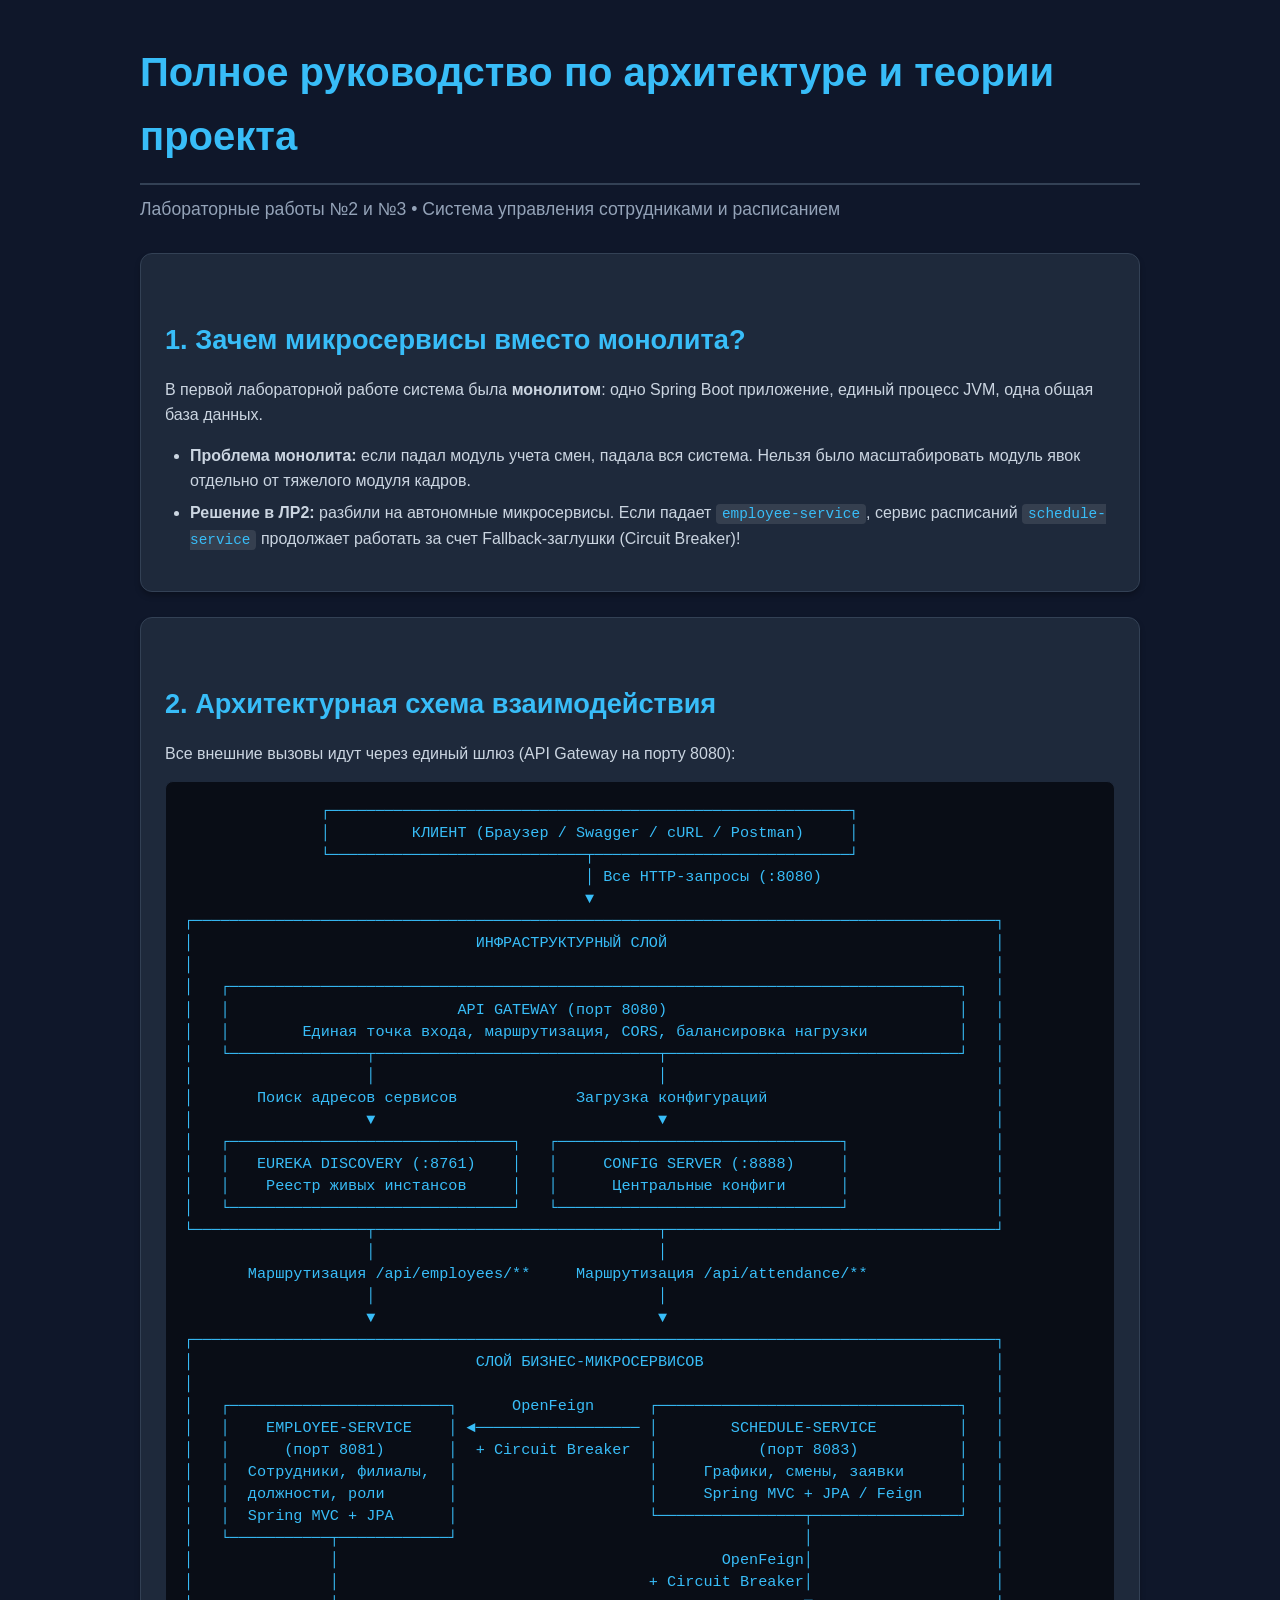
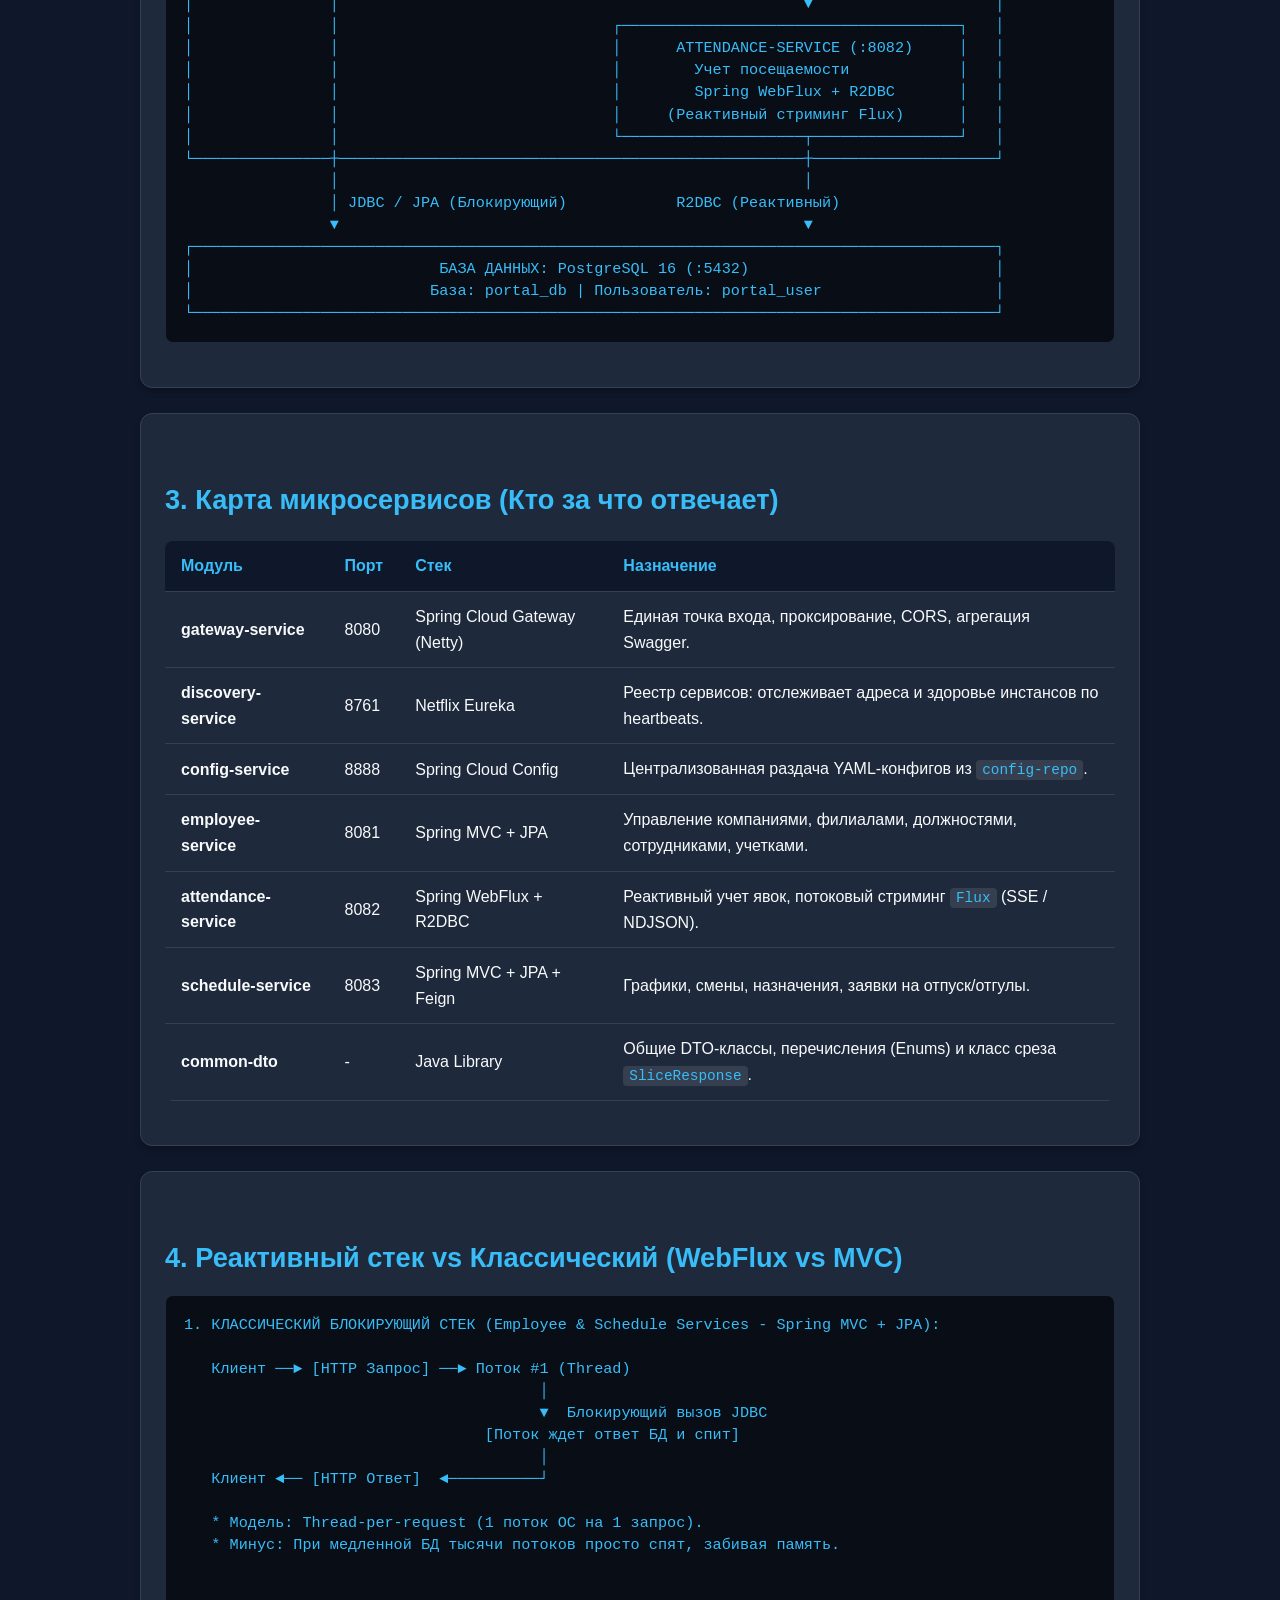
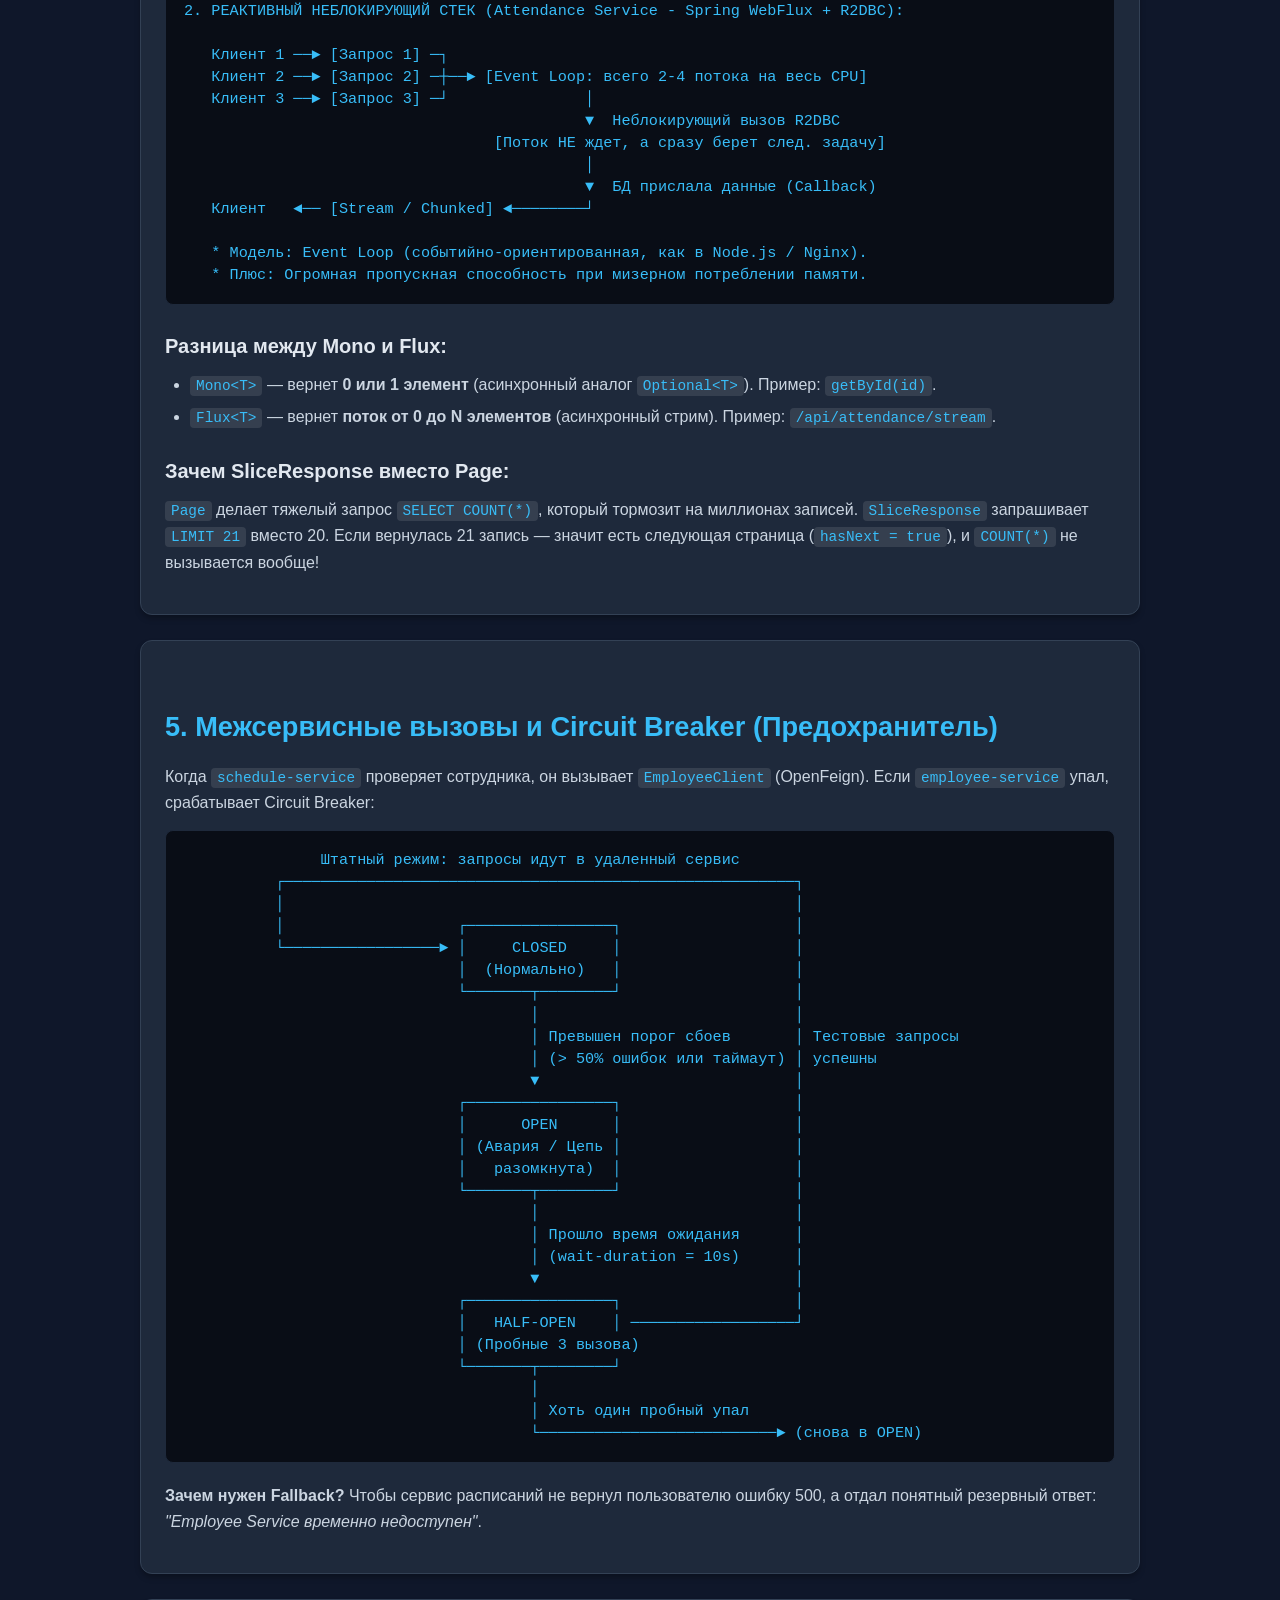
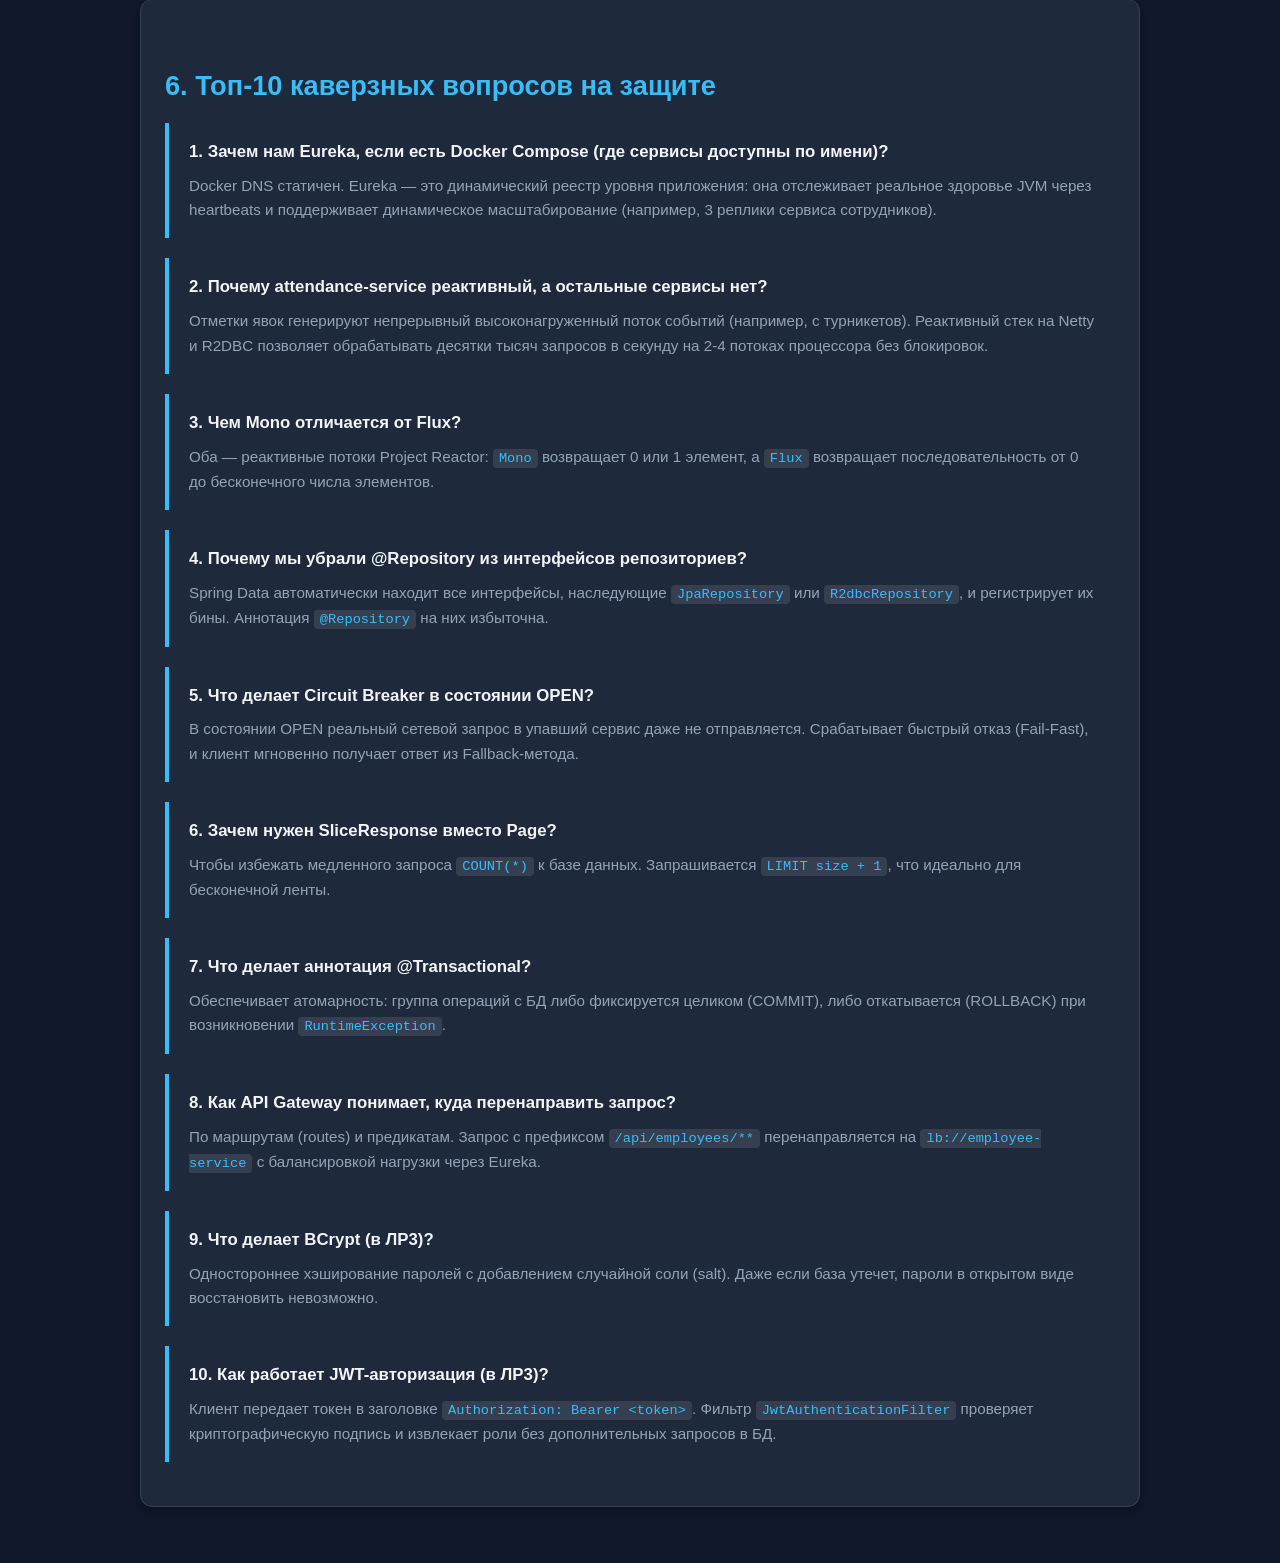
<file: ТЕОРИЯ_И_АРХИТЕКТУРА.html>
<!DOCTYPE html>
<html lang="ru">
<head>
  <meta charset="UTF-8">
  <title>Архитектура и теория проекта (ЛР2 и ЛР3)</title>
  <meta name="viewport" content="width=device-width, initial-scale=1.0">
  <style>
    :root {
      --bg: #0f172a;
      --card-bg: #1e293b;
      --card-border: #334155;
      --text: #f8fafc;
      --text-muted: #94a3b8;
      --primary: #38bdf8;
      --primary-dim: #0284c7;
      --accent: #a855f7;
      --success: #22c55e;
      --warning: #f59e0b;
      --code-bg: #090d16;
    }
    * { box-sizing: border-box; margin: 0; padding: 0; }
    body {
      font-family: -apple-system, BlinkMacSystemFont, "Segoe UI", Roboto, Helvetica, Arial, sans-serif;
      background-color: var(--bg);
      color: var(--text);
      line-height: 1.6;
      padding: 40px 20px;
    }
    .container {
      max-width: 1000px;
      margin: 0 auto;
    }
    h1 {
      font-size: 2.5rem;
      color: var(--primary);
      margin-bottom: 10px;
      border-bottom: 2px solid var(--card-border);
      padding-bottom: 15px;
    }
    h2 {
      font-size: 1.7rem;
      color: #38bdf8;
      margin: 40px 0 15px;
      display: flex;
      align-items: center;
      gap: 10px;
    }
    h3 {
      font-size: 1.25rem;
      color: #e2e8f0;
      margin: 25px 0 10px;
    }
    p, ul, ol {
      margin-bottom: 15px;
      color: #cbd5e1;
    }
    ul, ol { padding-left: 25px; }
    li { margin-bottom: 6px; }
    .card {
      background: var(--card-bg);
      border: 1px solid var(--card-border);
      border-radius: 12px;
      padding: 24px;
      margin-bottom: 25px;
      box-shadow: 0 4px 6px -1px rgba(0, 0, 0, 0.3);
    }
    pre {
      background: var(--code-bg);
      border: 1px solid #1e293b;
      border-radius: 8px;
      padding: 18px;
      overflow-x: auto;
      font-family: "JetBrains Mono", Menlo, Monaco, Consolas, monospace;
      font-size: 0.95rem;
      line-height: 1.45;
      color: #38bdf8;
      margin-bottom: 20px;
    }
    code {
      font-family: "JetBrains Mono", Menlo, Monaco, Consolas, monospace;
      background: rgba(255, 255, 255, 0.1);
      padding: 2px 6px;
      border-radius: 4px;
      color: #38bdf8;
      font-size: 0.9em;
    }
    table {
      width: 100%;
      border-collapse: collapse;
      margin: 20px 0;
      background: var(--card-bg);
      border-radius: 8px;
      overflow: hidden;
    }
    th, td {
      padding: 12px 16px;
      text-align: left;
      border-bottom: 1px solid var(--card-border);
    }
    th {
      background: #0f172a;
      color: var(--primary);
      font-weight: 600;
    }
    tr:hover {
      background: rgba(255, 255, 255, 0.02);
    }
    .badge {
      display: inline-block;
      padding: 3px 8px;
      border-radius: 6px;
      font-size: 0.8rem;
      font-weight: 600;
      text-transform: uppercase;
    }
    .badge-primary { background: rgba(56, 189, 248, 0.15); color: #38bdf8; }
    .badge-success { background: rgba(34, 197, 94, 0.15); color: #4ade80; }
    .badge-warning { background: rgba(245, 158, 11, 0.15); color: #fbbf24; }
    .qa-box {
      background: #1e293b;
      border-left: 4px solid var(--primary);
      padding: 16px 20px;
      margin-bottom: 20px;
      border-radius: 0 8px 8px 0;
    }
    .qa-q {
      font-weight: 600;
      color: #f1f5f9;
      font-size: 1.05rem;
      margin-bottom: 8px;
    }
    .qa-a {
      color: #94a3b8;
      font-size: 0.95rem;
    }
  </style>
</head>
<body>
<div class="container">

  <h1>Полное руководство по архитектуре и теории проекта</h1>
  <p style="font-size: 1.1rem; color: #94a3b8;">Лабораторные работы №2 и №3 • Система управления сотрудниками и расписанием</p>

  <div class="card" style="margin-top: 30px;">
    <h2>1. Зачем микросервисы вместо монолита?</h2>
    <p>В первой лабораторной работе система была <strong>монолитом</strong>: одно Spring Boot приложение, единый процесс JVM, одна общая база данных.</p>
    <ul>
      <li><strong>Проблема монолита:</strong> если падал модуль учета смен, падала вся система. Нельзя было масштабировать модуль явок отдельно от тяжелого модуля кадров.</li>
      <li><strong>Решение в ЛР2:</strong> разбили на автономные микросервисы. Если падает <code>employee-service</code>, сервис расписаний <code>schedule-service</code> продолжает работать за счет Fallback-заглушки (Circuit Breaker)!</li>
    </ul>
  </div>

  <div class="card">
    <h2>2. Архитектурная схема взаимодействия</h2>
    <p>Все внешние вызовы идут через единый шлюз (API Gateway на порту 8080):</p>
    <pre>
               ┌─────────────────────────────────────────────────────────┐
               │         КЛИЕНТ (Браузер / Swagger / cURL / Postman)     │
               └────────────────────────────┬────────────────────────────┘
                                            │ Все HTTP-запросы (:8080)
                                            ▼
┌────────────────────────────────────────────────────────────────────────────────────────┐
│                               ИНФРАСТРУКТУРНЫЙ СЛОЙ                                    │
│                                                                                        │
│   ┌────────────────────────────────────────────────────────────────────────────────┐   │
│   │                         API GATEWAY (порт 8080)                                │   │
│   │        Единая точка входа, маршрутизация, CORS, балансировка нагрузки          │   │
│   └───────────────┬───────────────────────────────┬────────────────────────────────┘   │
│                   │                               │                                    │
│       Поиск адресов сервисов             Загрузка конфигураций                         │
│                   ▼                               ▼                                    │
│   ┌───────────────────────────────┐   ┌───────────────────────────────┐                │
│   │   EUREKA DISCOVERY (:8761)    │   │     CONFIG SERVER (:8888)     │                │
│   │    Реестр живых инстансов     │   │      Центральные конфиги      │                │
│   └───────────────────────────────┘   └───────────────────────────────┘                │
└───────────────────┬───────────────────────────────┬────────────────────────────────────┘
                    │                               │
       Маршрутизация /api/employees/**     Маршрутизация /api/attendance/**
                    │                               │
                    ▼                               ▼
┌────────────────────────────────────────────────────────────────────────────────────────┐
│                               СЛОЙ БИЗНЕС-МИКРОСЕРВИСОВ                                │
│                                                                                        │
│   ┌────────────────────────┐      OpenFeign      ┌─────────────────────────────────┐   │
│   │    EMPLOYEE-SERVICE    │ ◄────────────────── │        SCHEDULE-SERVICE         │   │
│   │      (порт 8081)       │  + Circuit Breaker  │           (порт 8083)           │   │
│   │  Сотрудники, филиалы,  │                     │     Графики, смены, заявки      │   │
│   │  должности, роли       │                     │     Spring MVC + JPA / Feign    │   │
│   │  Spring MVC + JPA      │                     └────────────────┬────────────────┘   │
│   └───────────┬────────────┘                                      │                    │
│               │                                          OpenFeign│                    │
│               │                                  + Circuit Breaker│                    │
│               │                                                   ▼                    │
│               │                              ┌─────────────────────────────────────┐   │
│               │                              │      ATTENDANCE-SERVICE (:8082)     │   │
│               │                              │        Учет посещаемости            │   │
│               │                              │        Spring WebFlux + R2DBC       │   │
│               │                              │     (Реактивный стриминг Flux)      │   │
│               │                              └────────────────────┬────────────────┘   │
└───────────────┼───────────────────────────────────────────────────┼────────────────────┘
                │                                                   │
                │ JDBC / JPA (Блокирующий)            R2DBC (Реактивный)
                ▼                                                   ▼
┌────────────────────────────────────────────────────────────────────────────────────────┐
│                           БАЗА ДАННЫХ: PostgreSQL 16 (:5432)                           │
│                          База: portal_db | Пользователь: portal_user                   │
└────────────────────────────────────────────────────────────────────────────────────────┘</pre>
  </div>

  <div class="card">
    <h2>3. Карта микросервисов (Кто за что отвечает)</h2>
    <table>
      <thead>
        <tr>
          <th>Модуль</th>
          <th>Порт</th>
          <th>Стек</th>
          <th>Назначение</th>
        </tr>
      </thead>
      <tbody>
        <tr>
          <td><strong>gateway-service</strong></td>
          <td>8080</td>
          <td>Spring Cloud Gateway (Netty)</td>
          <td>Единая точка входа, проксирование, CORS, агрегация Swagger.</td>
        </tr>
        <tr>
          <td><strong>discovery-service</strong></td>
          <td>8761</td>
          <td>Netflix Eureka</td>
          <td>Реестр сервисов: отслеживает адреса и здоровье инстансов по heartbeats.</td>
        </tr>
        <tr>
          <td><strong>config-service</strong></td>
          <td>8888</td>
          <td>Spring Cloud Config</td>
          <td>Централизованная раздача YAML-конфигов из <code>config-repo</code>.</td>
        </tr>
        <tr>
          <td><strong>employee-service</strong></td>
          <td>8081</td>
          <td>Spring MVC + JPA</td>
          <td>Управление компаниями, филиалами, должностями, сотрудниками, учетками.</td>
        </tr>
        <tr>
          <td><strong>attendance-service</strong></td>
          <td>8082</td>
          <td>Spring WebFlux + R2DBC</td>
          <td>Реактивный учет явок, потоковый стриминг <code>Flux</code> (SSE / NDJSON).</td>
        </tr>
        <tr>
          <td><strong>schedule-service</strong></td>
          <td>8083</td>
          <td>Spring MVC + JPA + Feign</td>
          <td>Графики, смены, назначения, заявки на отпуск/отгулы.</td>
        </tr>
        <tr>
          <td><strong>common-dto</strong></td>
          <td>-</td>
          <td>Java Library</td>
          <td>Общие DTO-классы, перечисления (Enums) и класс среза <code>SliceResponse</code>.</td>
        </tr>
      </tbody>
    </table>
  </div>

  <div class="card">
    <h2>4. Реактивный стек vs Классический (WebFlux vs MVC)</h2>
    <pre>
1. КЛАССИЧЕСКИЙ БЛОКИРУЮЩИЙ СТЕК (Employee & Schedule Services - Spring MVC + JPA):
   
   Клиент ──► [HTTP Запрос] ──► Поток #1 (Thread)
                                       │
                                       ▼  Блокирующий вызов JDBC
                                 [Поток ждет ответ БД и спит]
                                       │
   Клиент ◄── [HTTP Ответ]  ◄──────────┘

   * Модель: Thread-per-request (1 поток ОС на 1 запрос).
   * Минус: При медленной БД тысячи потоков просто спят, забивая память.


2. РЕАКТИВНЫЙ НЕБЛОКИРУЮЩИЙ СТЕК (Attendance Service - Spring WebFlux + R2DBC):

   Клиент 1 ──► [Запрос 1] ─┐
   Клиент 2 ──► [Запрос 2] ─┼──► [Event Loop: всего 2-4 потока на весь CPU]
   Клиент 3 ──► [Запрос 3] ─┘               │
                                            ▼  Неблокирующий вызов R2DBC
                                  [Поток НЕ ждет, а сразу берет след. задачу]
                                            │
                                            ▼  БД прислала данные (Callback)
   Клиент   ◄── [Stream / Chunked] ◄────────┘

   * Модель: Event Loop (событийно-ориентированная, как в Node.js / Nginx).
   * Плюс: Огромная пропускная способность при мизерном потреблении памяти.</pre>

    <h3>Разница между Mono и Flux:</h3>
    <ul>
      <li><code>Mono&lt;T&gt;</code> — вернет <strong>0 или 1 элемент</strong> (асинхронный аналог <code>Optional&lt;T&gt;</code>). Пример: <code>getById(id)</code>.</li>
      <li><code>Flux&lt;T&gt;</code> — вернет <strong>поток от 0 до N элементов</strong> (асинхронный стрим). Пример: <code>/api/attendance/stream</code>.</li>
    </ul>

    <h3>Зачем SliceResponse вместо Page:</h3>
    <p><code>Page</code> делает тяжелый запрос <code>SELECT COUNT(*)</code>, который тормозит на миллионах записей. <code>SliceResponse</code> запрашивает <code>LIMIT 21</code> вместо 20. Если вернулась 21 запись — значит есть следующая страница (<code>hasNext = true</code>), и <code>COUNT(*)</code> не вызывается вообще!</p>
  </div>

  <div class="card">
    <h2>5. Межсервисные вызовы и Circuit Breaker (Предохранитель)</h2>
    <p>Когда <code>schedule-service</code> проверяет сотрудника, он вызывает <code>EmployeeClient</code> (OpenFeign). Если <code>employee-service</code> упал, срабатывает Circuit Breaker:</p>
    <pre>
               Штатный режим: запросы идут в удаленный сервис
          ┌────────────────────────────────────────────────────────┐
          │                                                        │
          │                   ┌────────────────┐                   │
          └─────────────────► │     CLOSED     │                   │
                              │  (Нормально)   │                   │
                              └───────┬────────┘                   │
                                      │                            │
                                      │ Превышен порог сбоев       │ Тестовые запросы
                                      │ (> 50% ошибок или таймаут) │ успешны
                                      ▼                            │
                              ┌────────────────┐                   │
                              │      OPEN      │                   │
                              │ (Авария / Цепь │                   │
                              │   разомкнута)  │                   │
                              └───────┬────────┘                   │
                                      │                            │
                                      │ Прошло время ожидания      │
                                      │ (wait-duration = 10s)      │
                                      ▼                            │
                              ┌────────────────┐                   │
                              │   HALF-OPEN    │ ──────────────────┘
                              │ (Пробные 3 вызова)
                              └───────┬────────┘
                                      │
                                      │ Хоть один пробный упал
                                      └──────────────────────────► (снова в OPEN)</pre>
    <p><strong>Зачем нужен Fallback?</strong> Чтобы сервис расписаний не вернул пользователю ошибку 500, а отдал понятный резервный ответ: <em>"Employee Service временно недоступен"</em>.</p>
  </div>

  <div class="card">
    <h2>6. Топ-10 каверзных вопросов на защите</h2>
    
    <div class="qa-box">
      <div class="qa-q">1. Зачем нам Eureka, если есть Docker Compose (где сервисы доступны по имени)?</div>
      <div class="qa-a">Docker DNS статичен. Eureka — это динамический реестр уровня приложения: она отслеживает реальное здоровье JVM через heartbeats и поддерживает динамическое масштабирование (например, 3 реплики сервиса сотрудников).</div>
    </div>

    <div class="qa-box">
      <div class="qa-q">2. Почему attendance-service реактивный, а остальные сервисы нет?</div>
      <div class="qa-a">Отметки явок генерируют непрерывный высоконагруженный поток событий (например, с турникетов). Реактивный стек на Netty и R2DBC позволяет обрабатывать десятки тысяч запросов в секунду на 2-4 потоках процессора без блокировок.</div>
    </div>

    <div class="qa-box">
      <div class="qa-q">3. Чем Mono отличается от Flux?</div>
      <div class="qa-a">Оба — реактивные потоки Project Reactor: <code>Mono</code> возвращает 0 или 1 элемент, а <code>Flux</code> возвращает последовательность от 0 до бесконечного числа элементов.</div>
    </div>

    <div class="qa-box">
      <div class="qa-q">4. Почему мы убрали @Repository из интерфейсов репозиториев?</div>
      <div class="qa-a">Spring Data автоматически находит все интерфейсы, наследующие <code>JpaRepository</code> или <code>R2dbcRepository</code>, и регистрирует их бины. Аннотация <code>@Repository</code> на них избыточна.</div>
    </div>

    <div class="qa-box">
      <div class="qa-q">5. Что делает Circuit Breaker в состоянии OPEN?</div>
      <div class="qa-a">В состоянии OPEN реальный сетевой запрос в упавший сервис даже не отправляется. Срабатывает быстрый отказ (Fail-Fast), и клиент мгновенно получает ответ из Fallback-метода.</div>
    </div>

    <div class="qa-box">
      <div class="qa-q">6. Зачем нужен SliceResponse вместо Page?</div>
      <div class="qa-a">Чтобы избежать медленного запроса <code>COUNT(*)</code> к базе данных. Запрашивается <code>LIMIT size + 1</code>, что идеально для бесконечной ленты.</div>
    </div>

    <div class="qa-box">
      <div class="qa-q">7. Что делает аннотация @Transactional?</div>
      <div class="qa-a">Обеспечивает атомарность: группа операций с БД либо фиксируется целиком (COMMIT), либо откатывается (ROLLBACK) при возникновении <code>RuntimeException</code>.</div>
    </div>

    <div class="qa-box">
      <div class="qa-q">8. Как API Gateway понимает, куда перенаправить запрос?</div>
      <div class="qa-a">По маршрутам (routes) и предикатам. Запрос с префиксом <code>/api/employees/**</code> перенаправляется на <code>lb://employee-service</code> с балансировкой нагрузки через Eureka.</div>
    </div>

    <div class="qa-box">
      <div class="qa-q">9. Что делает BCrypt (в ЛР3)?</div>
      <div class="qa-a">Одностороннее хэширование паролей с добавлением случайной соли (salt). Даже если база утечет, пароли в открытом виде восстановить невозможно.</div>
    </div>

    <div class="qa-box">
      <div class="qa-q">10. Как работает JWT-авторизация (в ЛР3)?</div>
      <div class="qa-a">Клиент передает токен в заголовке <code>Authorization: Bearer &lt;token&gt;</code>. Фильтр <code>JwtAuthenticationFilter</code> проверяет криптографическую подпись и извлекает роли без дополнительных запросов в БД.</div>
    </div>
  </div>

</div>
</body>
</html>
</file>
<file: frontend/admin/style.css>
:root {
  /* Frutiger Aero Reference Palette */
  --frutiger-blue: #79bcf9;
  --grass-blade-green: #67b603;
  --goldfish-scales: #ffb536;
  --grounded: #bbb05d;
  --deep-summer-sky: #0a42bd;
  --cloud-animals: #f6f1fa;
  --bliss: #458c05;

  --primary: #0a42bd;
  --primary-hover: #1b5ce8;
  --primary-active: #07369a;
  --primary-light: #eaf3fe;
  
  --success: #67b603;
  --success-hover: #78d204;
  --success-active: #458c05;
  --success-light: #edf8e1;
  
  --warning: #ffb536;
  --warning-hover: #ffc45e;
  --warning-active: #d98a0e;
  --warning-light: #fff8e8;
  
  --danger: #dc2626;
  --danger-hover: #ef4444;
  --danger-active: #b91c1c;
  --danger-light: #fee2e2;

  /* Glass & Atmosphere with Frutiger Blue and Cloud Animals */
  --sky-top: #79bcf9;
  --sky-mid: #c5e7fc;
  --sky-bottom: #f6f1fa;
  --surface-glass: rgba(255, 255, 255, 0.82);
  --surface-glass-solid: rgba(248, 252, 255, 0.96);
  
  --border-glass: rgba(255, 255, 255, 0.9);
  --border-glass-rim: rgba(121, 188, 249, 0.45);
  
  --text-main: #0c4a6e;
  --text-dark: #082f49;
  --text-muted: #527993;
  
  --radius-lg: 20px;
  --radius: 14px;
  --radius-sm: 8px;
  --radius-pill: 9999px;
  
  --aero-shadow: 
    0 10px 28px -4px rgba(10, 66, 189, 0.12),
    0 4px 10px -2px rgba(10, 66, 189, 0.06),
    inset 0 1px 1px 0 rgba(255, 255, 255, 0.95);
    
  --aero-shadow-lg: 
    0 18px 40px -6px rgba(10, 66, 189, 0.18),
    0 8px 16px -4px rgba(10, 66, 189, 0.1),
    inset 0 1px 2px 0 rgba(255, 255, 255, 1);
}

* {
  box-sizing: border-box;
  margin: 0;
  padding: 0;
}

body {
  font-family: "Segoe UI", -apple-system, BlinkMacSystemFont, Roboto, "Lucida Grande", sans-serif;
  color: var(--text-main);
  line-height: 1.5;
  display: flex;
  min-height: 100vh;
  position: relative;
  background-color: #d2e8f8;
  background-image: 
    radial-gradient(circle at 18% 10%, rgba(255, 255, 255, 0.75) 0%, transparent 40%),
    radial-gradient(circle at 85% 15%, rgba(121, 188, 249, 0.45) 0%, transparent 55%),
    linear-gradient(180deg, var(--sky-top) 0%, var(--sky-mid) 30%, #e8f4fc 65%, var(--sky-bottom) 100%);
  background-attachment: fixed;
}

/* Translucent Frutiger Aero Wallpaper Layer */
.aero-wallpaper-bg {
  position: fixed;
  top: 0;
  left: 0;
  width: 100vw;
  height: 100vh;
  background: 
    linear-gradient(180deg, 
      rgba(121, 188, 249, 0.25) 0%, 
      rgba(203, 234, 253, 0.2) 35%, 
      rgba(246, 241, 250, 0.35) 100%),
    url("bg.png") no-repeat center bottom / cover;
  opacity: 0.46;
  pointer-events: none;
  z-index: 0;
  will-change: transform;
}

/* ================= Sidebar (Aero Glass Column) ================= */
aside.sidebar {
  width: 270px;
  min-width: 270px;
  background: linear-gradient(180deg, rgba(255, 255, 255, 0.82) 0%, rgba(235, 246, 254, 0.65) 100%);
  backdrop-filter: blur(24px) saturate(200%);
  -webkit-backdrop-filter: blur(24px) saturate(200%);
  border-right: 1.5px solid rgba(255, 255, 255, 0.85);
  box-shadow: 
    4px 0 28px rgba(10, 66, 189, 0.08),
    inset -1px 0 2px rgba(255, 255, 255, 0.95);
  display: flex;
  flex-direction: column;
  flex-shrink: 0;
  position: relative;
  z-index: 10;
}

.brand {
  padding: 22px 20px;
  display: flex;
  align-items: center;
  gap: 14px;
  border-bottom: 1px solid var(--border-glass-rim);
  flex-shrink: 0;
}

.brand-icon {
  position: relative;
  background: linear-gradient(180deg, #79bcf9 0%, #2575fc 48%, #0a42bd 100%);
  color: #fff;
  width: 40px;
  height: 40px;
  border-radius: 12px;
  display: flex;
  align-items: center;
  justify-content: center;
  font-size: 13px;
  font-weight: 800;
  letter-spacing: 0.6px;
  flex-shrink: 0;
  border: 1px solid rgba(255, 255, 255, 0.8);
  box-shadow: 
    0 4px 14px rgba(10, 66, 189, 0.38),
    inset 0 1px 1px rgba(255, 255, 255, 0.95),
    inset 0 -2px 4px rgba(4, 25, 75, 0.45);
  text-shadow: 0 1px 2px rgba(4, 25, 75, 0.6);
  overflow: hidden;
}

.brand-icon::before {
  content: "";
  position: absolute;
  top: 1px;
  left: 3px;
  right: 3px;
  height: 45%;
  background: linear-gradient(180deg, rgba(255, 255, 255, 0.85) 0%, rgba(255, 255, 255, 0.1) 100%);
  border-radius: 9px 9px 40% 40%;
  pointer-events: none;
}

.brand h1 {
  font-size: 18px;
  font-weight: 800;
  color: var(--text-dark);
  text-shadow: 0 1px 0 rgba(255, 255, 255, 0.9);
  line-height: 1.2;
}

.brand span {
  font-size: 12px;
  color: var(--text-muted);
  display: block;
  white-space: nowrap;
}

nav.nav-menu {
  padding: 18px 14px;
  display: flex;
  flex-direction: column;
  gap: 6px;
  flex-grow: 1;
}

/* Frutiger Aero Navigation Items */
.nav-item {
  position: relative;
  display: flex;
  align-items: center;
  gap: 12px;
  padding: 11px 18px;
  border-radius: var(--radius-pill);
  color: var(--text-main);
  text-decoration: none;
  font-size: 14px;
  font-weight: 700;
  border: 1px solid transparent;
  background: transparent;
  width: 100%;
  text-align: left;
  cursor: pointer;
  transition: all 0.18s cubic-bezier(0.16, 1, 0.3, 1);
  overflow: hidden;
}

.nav-item:hover {
  background: rgba(255, 255, 255, 0.65);
  color: var(--primary);
  border-color: rgba(255, 255, 255, 0.8);
  box-shadow: 0 2px 6px rgba(2, 132, 199, 0.1);
}

.nav-item.active {
  background: linear-gradient(180deg, 
    #79bcf9 0%, 
    #2575fc 49%, 
    #0a42bd 51%, 
    #07369a 100%);
  color: #ffffff;
  border-color: #0a42bd;
  box-shadow: 
    0 4px 14px rgba(10, 66, 189, 0.38),
    inset 0 1px 1px rgba(255, 255, 255, 0.9),
    inset 0 -1px 2px rgba(4, 25, 75, 0.4);
  text-shadow: 0 1px 2px rgba(4, 25, 75, 0.6);
}

.nav-item.active::before {
  content: "";
  position: absolute;
  top: 1px;
  left: 6%;
  right: 6%;
  height: 48%;
  background: linear-gradient(180deg, rgba(255, 255, 255, 0.75) 0%, rgba(255, 255, 255, 0.15) 100%);
  border-radius: 9999px 9999px 50% 50%;
  pointer-events: none;
}

/* Frutiger Aero Icons */
.nav-icon, .btn-icon {
  width: 18px;
  height: 18px;
  vertical-align: middle;
  flex-shrink: 0;
  stroke: currentColor;
  fill: none;
  stroke-width: 2;
  stroke-linecap: round;
  stroke-linejoin: round;
  transition: transform 0.2s ease;
}

.nav-item:hover .nav-icon,
.btn:hover .btn-icon {
  transform: scale(1.12);
}

.nav-item.active .nav-icon {
  stroke: #ffffff;
  filter: drop-shadow(0 1px 2px rgba(0, 30, 70, 0.5));
}

.sidebar-footer {
  padding: 16px 20px;
  border-top: 1px solid var(--border-glass-rim);
  font-size: 12px;
  color: var(--text-muted);
  display: flex;
  flex-direction: column;
  gap: 8px;
  margin-top: auto;
}

.sidebar-link {
  color: var(--primary);
  text-decoration: none;
  font-size: 12px;
  font-weight: 600;
  display: inline-flex;
  align-items: center;
  gap: 4px;
  white-space: nowrap;
  word-break: normal;
  hyphens: none;
  -webkit-hyphens: none;
  transition: all 0.15s ease;
}

.sidebar-link:hover {
  color: var(--primary-hover);
  text-decoration: underline;
  transform: translateX(2px);
}

/* ================= Main Content & Header ================= */
.main-content,
.content-area {
  flex: 1 1 0%;
  display: flex;
  flex-direction: column;
  min-width: 0;
  min-height: 100vh;
  position: relative;
  z-index: 1;
}

header.top-header {
  background: linear-gradient(180deg, rgba(255, 255, 255, 0.84) 0%, rgba(235, 246, 254, 0.68) 100%);
  backdrop-filter: blur(20px) saturate(200%);
  -webkit-backdrop-filter: blur(20px) saturate(200%);
  border-bottom: 1.5px solid rgba(255, 255, 255, 0.9);
  padding: 14px 32px;
  display: flex;
  justify-content: space-between;
  align-items: center;
  gap: 20px;
  position: sticky;
  top: 0;
  z-index: 90;
  box-shadow: 
    0 4px 24px rgba(10, 66, 189, 0.08),
    inset 0 1px 0 rgba(255, 255, 255, 1),
    inset 0 -1px 1px rgba(121, 188, 249, 0.2);
}

.header-title {
  min-width: 0;
}

.header-title h2 {
  font-size: 20px;
  font-weight: 800;
  color: var(--text-dark);
  text-shadow: 0 1px 0 rgba(255, 255, 255, 0.9);
  white-space: nowrap;
}

.header-title p {
  font-size: 13px;
  color: var(--text-muted);
}

.header-controls {
  display: flex;
  align-items: center;
  gap: 14px;
  flex-wrap: wrap;
  flex-shrink: 0;
}

/* Status Badge (Online/Offline) */
.status-badge {
  display: inline-flex;
  align-items: center;
  gap: 8px;
  padding: 6px 14px;
  border-radius: var(--radius-pill);
  font-size: 12px;
  font-weight: 700;
  backdrop-filter: blur(12px);
  -webkit-backdrop-filter: blur(12px);
  border: 1px solid var(--border-glass);
  box-shadow: 0 2px 6px rgba(10, 66, 189, 0.08);
  white-space: nowrap;
}

.status-badge.online {
  background: linear-gradient(180deg, rgba(237, 248, 225, 0.9) 0%, rgba(220, 243, 196, 0.8) 100%);
  color: var(--bliss);
  border-color: rgba(103, 182, 3, 0.45);
}

.status-badge.offline {
  background: linear-gradient(180deg, rgba(254, 226, 226, 0.9) 0%, rgba(254, 202, 202, 0.8) 100%);
  color: var(--danger);
  border-color: rgba(220, 38, 38, 0.4);
}

.status-dot {
  width: 8px;
  height: 8px;
  border-radius: 50%;
  display: inline-block;
}

.status-badge.online .status-dot {
  background: var(--success);
  box-shadow: 0 0 8px rgba(103, 182, 3, 0.8);
}

.status-badge.offline .status-dot {
  background: var(--danger);
  box-shadow: 0 0 8px rgba(220, 38, 38, 0.8);
}

/* Auth Bar in Admin Header */
.user-auth-bar {
  display: flex;
  align-items: center;
  gap: 12px;
  background: linear-gradient(180deg, rgba(255, 255, 255, 0.85) 0%, rgba(240, 249, 255, 0.65) 100%);
  padding: 6px 14px;
  border-radius: var(--radius-pill);
  border: 1px solid var(--border-glass);
  box-shadow: 
    0 3px 10px rgba(12, 74, 110, 0.08),
    inset 0 1px 1px rgba(255, 255, 255, 0.95);
}

.auth-user-info {
  display: flex;
  align-items: center;
  gap: 10px;
}

/* Glossy Avatar Orb with MSN Aqua Buddy */
.auth-avatar {
  width: 38px;
  height: 38px;
  border-radius: 50%;
  background: radial-gradient(circle at 35% 25%, #ffffff 0%, #c4eeea 55%, #76d7cb 100%);
  border: 2px solid rgba(255, 255, 255, 0.95);
  box-shadow: 
    0 3px 8px rgba(13, 148, 136, 0.35),
    inset 0 1px 2px rgba(255, 255, 255, 1),
    inset 0 -1px 3px rgba(15, 118, 110, 0.25);
  display: flex;
  align-items: center;
  justify-content: center;
  overflow: hidden;
  flex-shrink: 0;
  position: relative;
  cursor: pointer;
  transition: transform 0.2s cubic-bezier(0.16, 1, 0.3, 1), box-shadow 0.2s ease;
}

.auth-avatar:hover {
  transform: scale(1.08);
  box-shadow: 
    0 4px 14px rgba(13, 148, 136, 0.45),
    inset 0 1px 2px rgba(255, 255, 255, 1);
}

.auth-avatar img.avatar-icon {
  width: 100%;
  height: 100%;
  object-fit: cover;
  display: block;
  border-radius: 50%;
}

.auth-avatar::before {
  content: "";
  position: absolute;
  top: 1px;
  left: 4px;
  right: 4px;
  height: 42%;
  background: linear-gradient(180deg, rgba(255, 255, 255, 0.75) 0%, rgba(255, 255, 255, 0.05) 100%);
  border-radius: 50% 50% 40% 40%;
  pointer-events: none;
  z-index: 2;
}

.auth-details {
  display: flex;
  flex-direction: column;
  gap: 2px;
}

.auth-username {
  font-size: 13px;
  font-weight: 700;
  color: var(--text-dark);
}

.content-body,
.page-container {
  padding: 26px 32px;
  display: flex;
  flex-direction: column;
  gap: 26px;
  width: 100%;
}

.section {
  display: none;
  flex-direction: column;
  gap: 24px;
}

.section.active {
  display: flex;
}

/* ================= Stat Cards ================= */
.stats-grid {
  display: grid;
  grid-template-columns: repeat(auto-fit, minmax(220px, 1fr));
  gap: 20px;
}

.stat-card {
  background: var(--surface-glass);
  backdrop-filter: blur(14px) saturate(180%);
  -webkit-backdrop-filter: blur(14px) saturate(180%);
  border: 1px solid var(--border-glass);
  border-radius: var(--radius-lg);
  box-shadow: var(--aero-shadow);
  padding: 22px 24px;
  position: relative;
  overflow: hidden;
  transition: transform 0.18s ease, box-shadow 0.18s ease;
  display: flex;
  flex-direction: column;
  justify-content: center;
}

.stat-card::before {
  content: "";
  position: absolute;
  top: 0;
  left: 0;
  right: 0;
  height: 3px;
  background: linear-gradient(90deg, 
    rgba(255, 255, 255, 0) 0%, 
    rgba(255, 255, 255, 0.95) 25%, 
    rgba(255, 255, 255, 0.95) 75%, 
    rgba(255, 255, 255, 0) 100%);
  pointer-events: none;
}

.stat-card:hover {
  transform: translateY(-2px);
  box-shadow: var(--aero-shadow-lg);
}

.stat-card .label,
.stat-label {
  font-size: 13px;
  font-weight: 700;
  color: var(--text-muted);
  text-transform: uppercase;
  letter-spacing: 0.5px;
}

.stat-card .value,
.stat-value {
  font-size: 38px;
  font-weight: 900;
  color: var(--text-dark);
  margin: 6px 0 0 0;
  font-variant-numeric: tabular-nums;
  text-shadow: 0 1px 0 rgba(255, 255, 255, 0.9);
  line-height: 1.1;
}

.stat-desc {
  font-size: 12px;
  color: var(--text-muted);
}

/* ================= Liquid Glass Panels ================= */
.panel {
  background: rgba(255, 255, 255, 0.65);
  backdrop-filter: blur(20px) saturate(200%);
  -webkit-backdrop-filter: blur(20px) saturate(200%);
  border: 1.5px solid rgba(255, 255, 255, 0.88);
  border-radius: var(--radius-lg);
  box-shadow: 
    0 12px 36px -4px rgba(10, 66, 189, 0.12),
    0 4px 12px -2px rgba(10, 66, 189, 0.06),
    inset 0 1px 2px rgba(255, 255, 255, 0.95),
    inset 0 -1px 2px rgba(121, 188, 249, 0.25);
  overflow: hidden;
  position: relative;
}

.panel-header {
  padding: 18px 24px;
  background: linear-gradient(180deg, rgba(240, 248, 253, 0.8) 0%, rgba(220, 240, 251, 0.7) 100%);
  border-bottom: 1px solid var(--border-glass-rim);
  display: flex;
  justify-content: space-between;
  align-items: center;
  box-shadow: inset 0 1px 1px rgba(255, 255, 255, 0.9);
}

.panel-header h3 {
  font-size: 17px;
  font-weight: 800;
  color: var(--text-dark);
  text-shadow: 0 1px 0 rgba(255, 255, 255, 0.9);
}

.panel-actions {
  display: flex;
  align-items: center;
  gap: 12px;
}

.panel-body {
  padding: 24px;
}

/* ================= Data Tables ================= */
.table-responsive {
  overflow-x: auto;
}

table.data-table {
  width: 100%;
  border-collapse: separate;
  border-spacing: 0;
  font-size: 14px;
  text-align: left;
}

table.data-table th {
  padding: 13px 16px;
  background: linear-gradient(180deg, #f0f7fd 0%, #e0effa 100%);
  color: var(--text-dark);
  font-weight: 800;
  text-shadow: 0 1px 0 rgba(255, 255, 255, 0.9);
  border-bottom: 1px solid var(--border-glass-rim);
  border-right: 1px solid rgba(255, 255, 255, 0.6);
}

table.data-table th:last-child {
  border-right: none;
}

table.data-table td {
  padding: 13px 16px;
  background: rgba(255, 255, 255, 0.58);
  backdrop-filter: blur(8px);
  -webkit-backdrop-filter: blur(8px);
  border-bottom: 1px solid rgba(200, 225, 242, 0.5);
  color: var(--text-main);
  transition: background 0.12s ease;
}

table.data-table tr:nth-child(even) td {
  background: rgba(244, 250, 254, 0.68);
}

table.data-table tr:hover td {
  background: rgba(220, 240, 254, 0.84);
}

table.data-table tr:last-child td {
  border-bottom: none;
}

/* ================= Glossy Status Badges (For genuine statuses only) ================= */
.badge {
  display: inline-flex;
  align-items: center;
  justify-content: center;
  padding: 3px 12px;
  border-radius: var(--radius-pill);
  font-size: 11px;
  font-weight: 800;
  letter-spacing: 0.4px;
  border: 1px solid rgba(255, 255, 255, 0.75);
  box-shadow: 
    0 2px 6px rgba(0, 0, 0, 0.1),
    inset 0 1px 1px rgba(255, 255, 255, 0.9);
}

.badge-blue { 
  background: linear-gradient(180deg, #79bcf9 0%, #2575fc 50%, #0a42bd 100%);
  color: #ffffff;
  border-color: #0a42bd;
  text-shadow: 0 1px 1px rgba(0, 30, 70, 0.5);
}

.badge-green { 
  background: linear-gradient(180deg, #8fe024 0%, #67b603 50%, #458c05 100%);
  color: #ffffff;
  border-color: #3b7704;
  text-shadow: 0 1px 1px rgba(15, 60, 5, 0.5);
}

.badge-yellow { 
  background: linear-gradient(180deg, #ffd074 0%, #ffb536 50%, #d98a0e 100%);
  color: #ffffff;
  border-color: #bd7303;
  text-shadow: 0 1px 1px rgba(70, 35, 5, 0.5);
}

.badge-red { 
  background: linear-gradient(180deg, #f85b5b 0%, #cb1818 50%, #a80c0c 100%);
  color: #ffffff;
  border-color: #a00f0f;
  text-shadow: 0 1px 1px rgba(70, 5, 5, 0.5);
}

.badge-gray { 
  background: linear-gradient(180deg, #ffffff 0%, #e6eff5 50%, #d4e3ee 100%);
  color: #33556f;
  border-color: #b0c9dc;
  text-shadow: 0 1px 0 rgba(255, 255, 255, 0.9);
}

/* Clean Non-Button Typography & Tags (Per User Request) */
.auth-role-tag {
  font-size: 11.5px;
  font-weight: 700;
  color: var(--deep-summer-sky);
  background: rgba(121, 188, 249, 0.22);
  border: 1px solid rgba(121, 188, 249, 0.5);
  padding: 2px 8px;
  border-radius: 6px;
  display: inline-block;
  line-height: 1.25;
  letter-spacing: 0.2px;
}

.role-title-text {
  font-weight: 700;
  color: var(--text-dark);
}

.type-title-text {
  font-weight: 700;
  color: var(--text-dark);
}

/* ================= Glossy Buttons ================= */
.btn {
  position: relative;
  display: inline-flex;
  align-items: center;
  justify-content: center;
  gap: 8px;
  padding: 10px 20px;
  border-radius: var(--radius-pill);
  font-size: 14px;
  font-weight: 700;
  cursor: pointer;
  letter-spacing: 0.3px;
  text-decoration: none;
  transition: all 0.16s cubic-bezier(0.16, 1, 0.3, 1);
  overflow: hidden;
  border: 1px solid transparent;
}

.btn::before {
  content: "";
  position: absolute;
  top: 1px;
  left: 6%;
  right: 6%;
  height: 48%;
  background: linear-gradient(180deg, rgba(255, 255, 255, 0.75) 0%, rgba(255, 255, 255, 0.12) 100%);
  border-radius: 9999px 9999px 50% 50%;
  pointer-events: none;
}

.btn-sm {
  padding: 6px 14px;
  font-size: 12px;
}

.btn-primary {
  background: linear-gradient(180deg, 
    #79bcf9 0%, 
    #2575fc 49%, 
    #0a42bd 51%, 
    #07369a 100%);
  color: #ffffff;
  border-color: #0a42bd;
  box-shadow: 
    0 4px 14px rgba(10, 66, 189, 0.38),
    0 1px 2px rgba(0, 0, 0, 0.15),
    inset 0 1px 1px rgba(255, 255, 255, 0.9),
    inset 0 -1px 2px rgba(4, 25, 75, 0.4);
  text-shadow: 0 1px 2px rgba(4, 25, 75, 0.6);
}

.btn-primary:hover {
  background: linear-gradient(180deg, 
    #94cbfa 0%, 
    #3b85fd 49%, 
    #114ed6 51%, 
    #093ea8 100%);
  box-shadow: 
    0 6px 18px rgba(10, 66, 189, 0.48),
    inset 0 1px 2px rgba(255, 255, 255, 1);
  transform: translateY(-1px);
}

.btn-primary:active {
  transform: translateY(1px);
  box-shadow: 0 2px 4px rgba(0, 0, 0, 0.25), inset 0 2px 4px rgba(0, 30, 80, 0.4);
}

.btn-secondary {
  background: linear-gradient(180deg, 
    #ffffff 0%, 
    #f0f7fc 49%, 
    #e1eff8 51%, 
    #d1e5f3 100%);
  color: var(--text-dark);
  border-color: #b3d1e6;
  box-shadow: 
    0 3px 8px rgba(12, 74, 110, 0.1),
    0 1px 2px rgba(0, 0, 0, 0.05),
    inset 0 1px 1px rgba(255, 255, 255, 1),
    inset 0 -1px 2px rgba(140, 180, 210, 0.25);
  text-shadow: 0 1px 0 rgba(255, 255, 255, 0.95);
}

.btn-secondary:hover {
  background: linear-gradient(180deg, 
    #ffffff 0%, 
    #f8fcff 49%, 
    #ecf6fd 51%, 
    #deeffa 100%);
  border-color: #9ac2dd;
  box-shadow: 
    0 5px 12px rgba(12, 74, 110, 0.16),
    inset 0 1px 2px rgba(255, 255, 255, 1);
  transform: translateY(-1px);
}

.btn-secondary:active {
  transform: translateY(1px);
  box-shadow: inset 0 2px 4px rgba(12, 74, 110, 0.15);
}

.btn-danger {
  background: linear-gradient(180deg, 
    #f85b5b 0%, 
    #e62828 49%, 
    #cb1818 51%, 
    #a80c0c 100%);
  color: #ffffff;
  border-color: #a00f0f;
  box-shadow: 
    0 4px 12px rgba(168, 12, 12, 0.35),
    inset 0 1px 1px rgba(255, 255, 255, 0.9),
    inset 0 -1px 2px rgba(60, 5, 5, 0.35);
  text-shadow: 0 1px 2px rgba(60, 5, 5, 0.6);
}

.btn-danger:hover {
  background: linear-gradient(180deg, 
    #ff6e6e 0%, 
    #f33939 49%, 
    #dc2525 51%, 
    #bd1515 100%);
  box-shadow: 
    0 6px 16px rgba(168, 12, 12, 0.45),
    inset 0 1px 2px rgba(255, 255, 255, 1);
  transform: translateY(-1px);
}

.btn-danger:active {
  transform: translateY(1px);
}

/* ================= Forms & Inputs ================= */
.form-group {
  margin-bottom: 16px;
  display: flex;
  flex-direction: column;
  gap: 6px;
}

.form-group label {
  font-size: 13px;
  font-weight: 700;
  color: var(--text-dark);
}

.form-control, .search-box, .filter-select {
  padding: 10px 16px;
  border: 1px solid #b8d7ea;
  border-radius: var(--radius);
  font-size: 14px;
  background: linear-gradient(180deg, #ffffff 0%, #f6fbff 100%);
  color: var(--text-dark);
  box-shadow: 
    inset 0 1px 3px rgba(12, 74, 110, 0.1),
    0 1px 1px rgba(255, 255, 255, 0.9);
  outline: none;
  transition: all 0.15s ease;
  width: 100%;
}

.form-control:focus, .search-box:focus, .filter-select:focus {
  border-color: #38bdf8;
  background: #ffffff;
  box-shadow: 
    0 0 0 3px rgba(56, 189, 248, 0.35),
    inset 0 1px 2px rgba(12, 74, 110, 0.08);
}

/* Dropdown Menu (Aero Glass Window) */
.dropdown-container {
  position: relative;
}

.dropdown-menu {
  position: absolute;
  top: calc(100% + 10px);
  right: 0;
  background: var(--surface-glass-solid);
  backdrop-filter: blur(20px) saturate(190%);
  -webkit-backdrop-filter: blur(20px) saturate(190%);
  border: 1px solid var(--border-glass);
  border-radius: var(--radius);
  box-shadow: var(--aero-shadow-lg);
  padding: 8px;
  min-width: 280px;
  z-index: 1000;
  display: flex;
  flex-direction: column;
  gap: 4px;
}

.dropdown-header {
  font-size: 11px;
  font-weight: 800;
  text-transform: uppercase;
  color: var(--text-muted);
  padding: 6px 12px;
  letter-spacing: 0.5px;
}

.dropdown-item {
  padding: 9px 14px;
  border-radius: var(--radius-sm);
  background: transparent;
  border: none;
  text-align: left;
  font-size: 13px;
  color: var(--text-dark);
  cursor: pointer;
  transition: all 0.12s ease;
  display: flex;
  align-items: center;
}

.dropdown-item:hover {
  background: linear-gradient(180deg, rgba(56, 189, 248, 0.25) 0%, rgba(2, 132, 199, 0.15) 100%);
  color: var(--primary);
  font-weight: 700;
}

/* ================= Liquid Glass Dialogs & Modals ================= */
dialog {
  border: 1.5px solid rgba(255, 255, 255, 0.9);
  border-radius: var(--radius-lg);
  background: linear-gradient(180deg, rgba(255, 255, 255, 0.88) 0%, rgba(240, 248, 255, 0.8) 100%);
  box-shadow: 
    0 24px 60px rgba(10, 66, 189, 0.25),
    0 8px 24px rgba(10, 66, 189, 0.12),
    inset 0 1px 2px rgba(255, 255, 255, 1);
  padding: 0;
  position: fixed;
  top: 50%;
  left: 50%;
  transform: translate(-50%, -50%);
  margin: 0;
  backdrop-filter: blur(24px) saturate(200%);
  -webkit-backdrop-filter: blur(24px) saturate(200%);
  overflow: hidden;
}

dialog::backdrop {
  background: radial-gradient(circle at 50% 50%, rgba(10, 66, 189, 0.35) 0%, rgba(8, 47, 73, 0.6) 100%);
  backdrop-filter: blur(8px);
  -webkit-backdrop-filter: blur(8px);
}

.modal-header {
  padding: 18px 24px;
  background: linear-gradient(180deg, #f0f8fd 0%, #dcf0fb 100%);
  border-bottom: 1px solid var(--border-glass-rim);
  display: flex;
  justify-content: space-between;
  align-items: center;
  box-shadow: inset 0 1px 1px rgba(255, 255, 255, 1);
}

.modal-header h4 {
  font-size: 17px;
  font-weight: 800;
  color: var(--text-dark);
  text-shadow: 0 1px 0 rgba(255, 255, 255, 0.9);
}

.modal-body {
  padding: 24px;
}

.modal-footer {
  padding: 16px 24px;
  background: rgba(240, 248, 255, 0.7);
  border-top: 1px solid var(--border-glass-rim);
  display: flex;
  justify-content: flex-end;
  gap: 12px;
}

/* ================= Toasts ================= */
#toast-container {
  position: fixed;
  top: 20px;
  right: 20px;
  z-index: 9999;
  display: flex;
  flex-direction: column;
  gap: 10px;
}

.toast {
  background: var(--surface-glass-solid);
  backdrop-filter: blur(14px);
  -webkit-backdrop-filter: blur(14px);
  border: 1px solid var(--border-glass);
  border-radius: var(--radius);
  padding: 14px 20px;
  box-shadow: var(--aero-shadow-lg);
  font-size: 14px;
  font-weight: 600;
  color: var(--text-dark);
  min-width: 290px;
  animation: slideIn 0.25s cubic-bezier(0.16, 1, 0.3, 1);
}

.toast-success { 
  border-left: 5px solid var(--success); 
}
.toast-danger { 
  border-left: 5px solid var(--danger); 
}
.toast-info { 
  border-left: 5px solid var(--primary); 
}

@keyframes slideIn {
  from { transform: translateX(110%); opacity: 0; }
  to { transform: translateX(0); opacity: 1; }
}

/* ================= Layout Grids & Modal Utilities ================= */
.grid-2 {
  display: grid;
  grid-template-columns: repeat(auto-fit, minmax(420px, 1fr));
  gap: 24px;
}

.btn-close-modal {
  padding: 4px 10px;
  font-size: 13px;
  line-height: 1;
  border-radius: var(--radius-sm);
  cursor: pointer;
}

.quick-login-section {
  background: rgba(240, 248, 255, 0.65);
  border: 1px solid var(--border-glass-rim);
  border-radius: var(--radius);
  padding: 14px;
}

.demo-accounts-grid {
  display: grid;
  grid-template-columns: repeat(auto-fit, minmax(180px, 1fr));
  gap: 8px;
}

.demo-login-btn {
  justify-content: flex-start;
  font-size: 12px;
  padding: 8px 12px;
  white-space: nowrap;
  overflow: hidden;
  text-overflow: ellipsis;
}
</file>
<file: frontend/employee/style.css>
:root {
  /* Frutiger Aero Reference Palette */
  --frutiger-blue: #79bcf9;
  --grass-blade-green: #67b603;
  --goldfish-scales: #ffb536;
  --grounded: #bbb05d;
  --deep-summer-sky: #0a42bd;
  --cloud-animals: #f6f1fa;
  --bliss: #458c05;

  --primary: #0a42bd;
  --primary-hover: #1b5ce8;
  --primary-active: #07369a;
  --primary-light: #eaf3fe;
  
  --success: #67b603;
  --success-hover: #78d204;
  --success-active: #458c05;
  --success-light: #edf8e1;
  
  --warning: #ffb536;
  --warning-hover: #ffc45e;
  --warning-active: #d98a0e;
  --warning-light: #fff8e8;
  
  --danger: #dc2626;
  --danger-hover: #ef4444;
  --danger-active: #b91c1c;
  --danger-light: #fee2e2;

  /* Glass & Atmosphere with Frutiger Blue and Cloud Animals */
  --sky-top: #79bcf9;
  --sky-mid: #c5e7fc;
  --sky-bottom: #f6f1fa;
  --surface-glass: rgba(255, 255, 255, 0.82);
  --surface-glass-hover: rgba(255, 255, 255, 0.94);
  --surface-glass-solid: rgba(248, 252, 255, 0.96);
  
  --border-glass: rgba(255, 255, 255, 0.9);
  --border-glass-rim: rgba(121, 188, 249, 0.45);
  
  --text-main: #0c4a6e;
  --text-dark: #082f49;
  --text-muted: #527993;
  
  --radius-lg: 20px;
  --radius: 14px;
  --radius-sm: 8px;
  --radius-pill: 9999px;
  
  --aero-shadow: 
    0 10px 28px -4px rgba(10, 66, 189, 0.12),
    0 4px 10px -2px rgba(10, 66, 189, 0.06),
    inset 0 1px 1px 0 rgba(255, 255, 255, 0.95);
    
  --aero-shadow-lg: 
    0 18px 40px -6px rgba(10, 66, 189, 0.18),
    0 8px 16px -4px rgba(10, 66, 189, 0.1),
    inset 0 1px 2px 0 rgba(255, 255, 255, 1);
}

* {
  box-sizing: border-box;
  margin: 0;
  padding: 0;
}

body {
  font-family: "Segoe UI", -apple-system, BlinkMacSystemFont, Roboto, "Lucida Grande", sans-serif;
  color: var(--text-main);
  line-height: 1.5;
  min-height: 100vh;
  display: flex;
  flex-direction: column;
  position: relative;
  background-color: #d2e8f8;
  background-image: 
    radial-gradient(circle at 18% 10%, rgba(255, 255, 255, 0.75) 0%, transparent 40%),
    radial-gradient(circle at 85% 15%, rgba(121, 188, 249, 0.45) 0%, transparent 55%),
    linear-gradient(180deg, var(--sky-top) 0%, var(--sky-mid) 30%, #e8f4fc 65%, var(--sky-bottom) 100%);
  background-attachment: fixed;
}

/* Translucent Frutiger Aero Wallpaper Layer */
.aero-wallpaper-bg {
  position: fixed;
  top: 0;
  left: 0;
  width: 100vw;
  height: 100vh;
  background: 
    linear-gradient(180deg, 
      rgba(121, 188, 249, 0.25) 0%, 
      rgba(203, 234, 253, 0.2) 35%, 
      rgba(246, 241, 250, 0.35) 100%),
    url("bg.png") no-repeat center bottom / cover;
  opacity: 0.46;
  pointer-events: none;
  z-index: 0;
  will-change: transform;
}

/* ================= Frutiger Aero Liquid Glass Header ================= */
header.app-header {
  background: linear-gradient(180deg, rgba(255, 255, 255, 0.84) 0%, rgba(235, 246, 254, 0.68) 100%);
  backdrop-filter: blur(20px) saturate(200%);
  -webkit-backdrop-filter: blur(20px) saturate(200%);
  border-bottom: 1.5px solid rgba(255, 255, 255, 0.9);
  box-shadow: 
    0 4px 20px rgba(10, 66, 189, 0.08),
    inset 0 -1px 2px rgba(121, 188, 249, 0.25),
    inset 0 1px 0 rgba(255, 255, 255, 1);
  padding: 12px 28px;
  display: flex;
  justify-content: space-between;
  align-items: center;
  position: sticky;
  top: 0;
  z-index: 100;
}

.brand-section {
  display: flex;
  align-items: center;
  gap: 14px;
}

/* Iconic Frutiger Glass Orb / Gem Logo */
.brand-badge {
  position: relative;
  width: 40px;
  height: 40px;
  border-radius: 12px;
  display: flex;
  align-items: center;
  justify-content: center;
  font-size: 13px;
  font-weight: 800;
  letter-spacing: 0.6px;
  color: #ffffff;
  background: linear-gradient(180deg, #79bcf9 0%, #2575fc 48%, #0a42bd 100%);
  border: 1px solid rgba(255, 255, 255, 0.8);
  box-shadow: 
    0 4px 14px rgba(10, 66, 189, 0.38),
    inset 0 1px 1px rgba(255, 255, 255, 0.95),
    inset 0 -2px 4px rgba(4, 25, 75, 0.45);
  text-shadow: 0 1px 2px rgba(4, 25, 75, 0.6);
  overflow: hidden;
}

.brand-badge::before {
  content: "";
  position: absolute;
  top: 1px;
  left: 3px;
  right: 3px;
  height: 45%;
  background: linear-gradient(180deg, rgba(255, 255, 255, 0.85) 0%, rgba(255, 255, 255, 0.1) 100%);
  border-radius: 9px 9px 40% 40%;
  pointer-events: none;
}

.brand-section h1 {
  font-size: 18px;
  font-weight: 800;
  color: var(--text-dark);
  text-shadow: 0 1px 0 rgba(255, 255, 255, 0.9);
  letter-spacing: -0.2px;
}

/* ================= Aero Glass Auth Bar ================= */
.user-auth-bar {
  display: flex;
  align-items: center;
  gap: 12px;
  background: linear-gradient(180deg, rgba(255, 255, 255, 0.85) 0%, rgba(240, 249, 255, 0.65) 100%);
  padding: 6px 14px;
  border-radius: var(--radius-pill);
  border: 1px solid var(--border-glass);
  box-shadow: 
    0 3px 10px rgba(12, 74, 110, 0.08),
    inset 0 1px 1px rgba(255, 255, 255, 0.95);
}

.auth-user-info {
  display: flex;
  align-items: center;
  gap: 10px;
}

/* Glossy Avatar Orb with MSN Aqua Buddy */
.auth-avatar {
  width: 38px;
  height: 38px;
  border-radius: 50%;
  background: radial-gradient(circle at 35% 25%, #ffffff 0%, #c4eeea 55%, #76d7cb 100%);
  border: 2px solid rgba(255, 255, 255, 0.95);
  box-shadow: 
    0 3px 8px rgba(13, 148, 136, 0.35),
    inset 0 1px 2px rgba(255, 255, 255, 1),
    inset 0 -1px 3px rgba(15, 118, 110, 0.25);
  display: flex;
  align-items: center;
  justify-content: center;
  overflow: hidden;
  flex-shrink: 0;
  position: relative;
  cursor: pointer;
  transition: transform 0.2s cubic-bezier(0.16, 1, 0.3, 1), box-shadow 0.2s ease;
}

.auth-avatar:hover {
  transform: scale(1.08);
  box-shadow: 
    0 4px 14px rgba(13, 148, 136, 0.45),
    inset 0 1px 2px rgba(255, 255, 255, 1);
}

.auth-avatar img.avatar-icon {
  width: 100%;
  height: 100%;
  object-fit: cover;
  display: block;
  border-radius: 50%;
}

.auth-avatar::before {
  content: "";
  position: absolute;
  top: 1px;
  left: 4px;
  right: 4px;
  height: 42%;
  background: linear-gradient(180deg, rgba(255, 255, 255, 0.75) 0%, rgba(255, 255, 255, 0.05) 100%);
  border-radius: 50% 50% 40% 40%;
  pointer-events: none;
  z-index: 2;
}

.auth-details {
  display: flex;
  flex-direction: column;
  gap: 2px;
}

.auth-username {
  font-size: 13px;
  font-weight: 700;
  color: var(--text-dark);
}

/* ================= Main Layout (Fluid Scaling across screen) ================= */
.main-wrapper {
  width: 100%;
  max-width: 100%;
  box-sizing: border-box;
  padding: 22px clamp(16px, 2.5vw, 36px);
  display: flex;
  flex-direction: column;
  gap: 22px;
  flex-grow: 1;
  position: relative;
  z-index: 1;
}

/* ================= Frutiger Aero Liquid Glass Tabs ================= */
nav.employee-nav {
  display: flex;
  flex-wrap: wrap;
  align-items: center;
  gap: 8px 10px;
  background: linear-gradient(180deg, rgba(255, 255, 255, 0.78) 0%, rgba(235, 246, 254, 0.52) 100%);
  backdrop-filter: blur(20px) saturate(200%);
  -webkit-backdrop-filter: blur(20px) saturate(200%);
  padding: 8px 12px;
  border-radius: var(--radius-pill);
  border: 1.5px solid rgba(255, 255, 255, 0.9);
  box-shadow: 
    0 8px 24px rgba(10, 66, 189, 0.1),
    inset 0 1px 2px rgba(255, 255, 255, 0.95),
    inset 0 -1px 1px rgba(121, 188, 249, 0.25);
  width: 100%;
  box-sizing: border-box;
}

.tab-btn {
  position: relative;
  display: inline-flex;
  align-items: center;
  justify-content: center;
  gap: 8px;
  padding: 9px 18px;
  border-radius: var(--radius-pill);
  border: 1px solid transparent;
  background: transparent;
  color: var(--text-muted);
  font-size: 13.5px;
  font-weight: 700;
  cursor: pointer;
  white-space: nowrap;
  flex-shrink: 0;
  transition: all 0.2s cubic-bezier(0.16, 1, 0.3, 1);
}

.tab-btn:hover {
  background: rgba(255, 255, 255, 0.65);
  color: var(--primary);
  border-color: rgba(255, 255, 255, 0.8);
  box-shadow: 0 2px 6px rgba(2, 132, 199, 0.1);
}

/* Vector / Aero Icons in Tabs & Buttons */
.tab-icon, .nav-icon, .btn-icon {
  width: 17px;
  height: 17px;
  vertical-align: middle;
  flex-shrink: 0;
  stroke: currentColor;
  fill: none;
  stroke-width: 2;
  stroke-linecap: round;
  stroke-linejoin: round;
  transition: transform 0.2s ease;
}

.tab-btn:hover .tab-icon,
.nav-item:hover .nav-icon,
.btn:hover .btn-icon {
  transform: scale(1.12);
}

/* Active Glossy Tab Pill */
.tab-btn.active {
  background: linear-gradient(180deg, 
    #79bcf9 0%, 
    #2575fc 49%, 
    #0a42bd 51%, 
    #07369a 100%);
  color: #ffffff;
  border-color: #0a42bd;
  box-shadow: 
    0 4px 14px rgba(10, 66, 189, 0.38),
    inset 0 1px 1px rgba(255, 255, 255, 0.9),
    inset 0 -1px 2px rgba(4, 25, 75, 0.4);
  text-shadow: 0 1px 2px rgba(4, 25, 75, 0.6);
}

.tab-btn.active .tab-icon {
  stroke: #ffffff;
  filter: drop-shadow(0 1px 2px rgba(0, 30, 70, 0.5));
}

.tab-btn.active::before {
  content: "";
  position: absolute;
  top: 1px;
  left: 6%;
  right: 6%;
  height: 48%;
  background: linear-gradient(180deg, rgba(255, 255, 255, 0.75) 0%, rgba(255, 255, 255, 0.15) 100%);
  border-radius: 9999px 9999px 50% 50%;
  pointer-events: none;
}

/* Tab Content */
.tab-content {
  display: none;
}

.tab-content.active {
  display: flex;
  flex-direction: column;
  gap: 22px;
}

/* ================= Liquid Glass Cards & Panels ================= */
.card {
  background: rgba(255, 255, 255, 0.65);
  backdrop-filter: blur(20px) saturate(200%);
  -webkit-backdrop-filter: blur(20px) saturate(200%);
  border: 1.5px solid rgba(255, 255, 255, 0.88);
  border-radius: var(--radius-lg);
  box-shadow: 
    0 12px 36px -4px rgba(10, 66, 189, 0.12),
    0 4px 12px -2px rgba(10, 66, 189, 0.06),
    inset 0 1px 2px rgba(255, 255, 255, 0.95),
    inset 0 -1px 2px rgba(121, 188, 249, 0.25);
  padding: 26px;
  position: relative;
  overflow: hidden;
}

/* Top glass glare on cards */
.card::before {
  content: "";
  position: absolute;
  top: 0;
  left: 0;
  right: 0;
  height: 3px;
  background: linear-gradient(90deg, 
    rgba(255, 255, 255, 0) 0%, 
    rgba(255, 255, 255, 0.95) 25%, 
    rgba(255, 255, 255, 0.95) 75%, 
    rgba(255, 255, 255, 0) 100%);
  pointer-events: none;
}

.card-title {
  font-size: 19px;
  font-weight: 800;
  color: var(--text-dark);
  margin-bottom: 6px;
  text-shadow: 0 1px 0 rgba(255, 255, 255, 0.8);
}

.card-subtitle {
  font-size: 13px;
  color: var(--text-muted);
  margin-bottom: 20px;
}

/* ================= Frutiger Aero Time Tracker Widget ================= */
.tracker-box {
  position: relative;
  background: linear-gradient(135deg, 
    #0284c7 0%, 
    #0369a1 50%, 
    #075985 100%);
  color: #ffffff;
  border-radius: var(--radius-lg);
  padding: 30px;
  display: flex;
  justify-content: space-between;
  align-items: center;
  flex-wrap: wrap;
  gap: 24px;
  box-shadow: 
    0 16px 36px rgba(2, 132, 199, 0.35),
    inset 0 1px 2px rgba(255, 255, 255, 0.7),
    inset 0 -2px 6px rgba(3, 105, 161, 0.6);
  border: 1px solid rgba(255, 255, 255, 0.5);
  overflow: hidden;
}

/* Water / Sky glass shimmer on tracker box */
.tracker-box::before {
  content: "";
  position: absolute;
  top: -50%;
  left: -20%;
  width: 140%;
  height: 100%;
  background: radial-gradient(ellipse at 50% 100%, rgba(255, 255, 255, 0.3) 0%, rgba(255, 255, 255, 0) 65%);
  pointer-events: none;
  transform: rotate(-4deg);
}

.tracker-time h2 {
  font-size: 42px;
  font-weight: 900;
  letter-spacing: -0.5px;
  text-shadow: 0 2px 8px rgba(0, 30, 60, 0.5);
  font-variant-numeric: tabular-nums;
}

.tracker-time p {
  font-size: 14px;
  opacity: 0.92;
  text-shadow: 0 1px 2px rgba(0, 30, 60, 0.4);
}

.tracker-actions {
  display: flex;
  gap: 14px;
}

/* Tracker Glossy Pill Buttons (Matching Reference) */
.btn-tracker {
  position: relative;
  padding: 14px 28px;
  border-radius: var(--radius-pill);
  font-size: 15px;
  font-weight: 800;
  cursor: pointer;
  display: inline-flex;
  align-items: center;
  justify-content: center;
  gap: 10px;
  letter-spacing: 0.4px;
  text-shadow: 0 1px 2px rgba(0, 0, 0, 0.4);
  overflow: hidden;
  transition: transform 0.15s ease, box-shadow 0.15s ease, filter 0.15s ease;
  border: 1px solid rgba(255, 255, 255, 0.6);
}

.btn-tracker .btn-icon {
  width: 20px;
  height: 20px;
  stroke-width: 2.4;
  filter: drop-shadow(0 1px 2px rgba(0, 0, 0, 0.35));
}

.btn-tracker::before {
  content: "";
  position: absolute;
  top: 1px;
  left: 6%;
  right: 6%;
  height: 48%;
  background: linear-gradient(180deg, rgba(255, 255, 255, 0.8) 0%, rgba(255, 255, 255, 0.15) 100%);
  border-radius: 9999px 9999px 50% 50%;
  pointer-events: none;
}

.btn-check-in {
  background: linear-gradient(180deg, #8fe024 0%, #67b603 49%, #458c05 51%, #326603 100%);
  color: #ffffff;
  border-color: #3b7704;
  box-shadow: 
    0 6px 16px rgba(69, 140, 5, 0.4),
    inset 0 1px 1px rgba(255, 255, 255, 0.9),
    inset 0 -1px 3px rgba(20, 50, 2, 0.4);
}

.btn-check-in:hover {
  background: linear-gradient(180deg, #9fe838 0%, #76d004 49%, #51a007 51%, #3b7704 100%);
  box-shadow: 
    0 8px 20px rgba(69, 140, 5, 0.5),
    inset 0 1px 2px rgba(255, 255, 255, 1);
  transform: translateY(-1px);
}

.btn-check-in:active {
  transform: translateY(1px);
  box-shadow: 0 2px 6px rgba(0, 0, 0, 0.25), inset 0 2px 4px rgba(0, 40, 0, 0.4);
}

.btn-check-out {
  background: linear-gradient(180deg, #f85b5b 0%, #e62828 49%, #cb1818 51%, #a80c0c 100%);
  color: #ffffff;
  border-color: #a00f0f;
  box-shadow: 
    0 6px 16px rgba(168, 12, 12, 0.4),
    inset 0 1px 1px rgba(255, 255, 255, 0.9),
    inset 0 -1px 3px rgba(60, 5, 5, 0.4);
}

.btn-check-out:hover {
  background: linear-gradient(180deg, #ff6e6e 0%, #f33939 49%, #dc2525 51%, #bd1515 100%);
  box-shadow: 
    0 8px 20px rgba(168, 12, 12, 0.5),
    inset 0 1px 2px rgba(255, 255, 255, 1);
  transform: translateY(-1px);
}

.btn-check-out:active {
  transform: translateY(1px);
  box-shadow: 0 2px 6px rgba(0, 0, 0, 0.25), inset 0 2px 4px rgba(60, 0, 0, 0.4);
}

/* ================= Shifts Cards Grid ================= */
.shifts-grid {
  display: grid;
  grid-template-columns: repeat(auto-fit, minmax(280px, 1fr));
  gap: 18px;
}

.shift-tile {
  background: linear-gradient(180deg, rgba(255, 255, 255, 0.9) 0%, rgba(240, 248, 255, 0.75) 100%);
  border: 1px solid var(--border-glass);
  border-radius: var(--radius);
  padding: 20px;
  box-shadow: 
    0 4px 14px rgba(12, 74, 110, 0.08),
    inset 0 1px 1px rgba(255, 255, 255, 0.95);
  display: flex;
  flex-direction: column;
  gap: 8px;
  border-left: 6px solid #0284c7;
  position: relative;
  transition: transform 0.15s ease, box-shadow 0.15s ease;
}

.shift-tile:hover {
  transform: translateY(-2px);
  box-shadow: 
    0 8px 22px rgba(12, 74, 110, 0.14),
    inset 0 1px 2px rgba(255, 255, 255, 1);
}

.shift-tile-date {
  font-size: 16px;
  font-weight: 800;
  color: var(--text-dark);
}

.shift-tile-time {
  font-size: 14px;
  color: #0284c7;
  font-weight: 700;
}

.shift-tile-meta {
  font-size: 12px;
  color: var(--text-muted);
}

/* ================= Aero Glass Tables ================= */
table.styled-table, table.data-table {
  width: 100%;
  border-collapse: separate;
  border-spacing: 0;
  font-size: 14px;
  text-align: left;
  border-radius: var(--radius);
  overflow: hidden;
  box-shadow: 
    0 2px 10px rgba(12, 74, 110, 0.06),
    inset 0 1px 1px rgba(255, 255, 255, 0.9);
  border: 1px solid var(--border-glass-rim);
}

table.styled-table th, table.data-table th {
  padding: 14px 16px;
  background: linear-gradient(180deg, #f0f7fd 0%, #e0effa 100%);
  color: var(--text-dark);
  font-weight: 800;
  text-shadow: 0 1px 0 rgba(255, 255, 255, 0.9);
  border-bottom: 1px solid var(--border-glass-rim);
  border-right: 1px solid rgba(255, 255, 255, 0.6);
}

table.styled-table th:last-child, table.data-table th:last-child {
  border-right: none;
}

table.styled-table td, table.data-table td {
  padding: 13px 16px;
  background: rgba(255, 255, 255, 0.58);
  backdrop-filter: blur(8px);
  -webkit-backdrop-filter: blur(8px);
  border-bottom: 1px solid rgba(200, 225, 242, 0.5);
  color: var(--text-main);
  transition: background 0.12s ease;
}

table.styled-table tr:nth-child(even) td, table.data-table tr:nth-child(even) td {
  background: rgba(244, 250, 254, 0.68);
}

table.styled-table tr:hover td, table.data-table tr:hover td {
  background: rgba(220, 240, 254, 0.84);
}

table.styled-table tr:last-child td, table.data-table tr:last-child td {
  border-bottom: none;
}

/* ================= Glossy Status Badges (For genuine statuses only) ================= */
.badge {
  display: inline-flex;
  align-items: center;
  justify-content: center;
  padding: 3px 12px;
  border-radius: var(--radius-pill);
  font-size: 11px;
  font-weight: 800;
  letter-spacing: 0.4px;
  border: 1px solid rgba(255, 255, 255, 0.75);
  box-shadow: 
    0 2px 6px rgba(0, 0, 0, 0.1),
    inset 0 1px 1px rgba(255, 255, 255, 0.9);
}

.badge-blue { 
  background: linear-gradient(180deg, #79bcf9 0%, #2575fc 50%, #0a42bd 100%);
  color: #ffffff;
  border-color: #0a42bd;
  text-shadow: 0 1px 1px rgba(0, 30, 70, 0.5);
}

.badge-green { 
  background: linear-gradient(180deg, #8fe024 0%, #67b603 50%, #458c05 100%);
  color: #ffffff;
  border-color: #3b7704;
  text-shadow: 0 1px 1px rgba(15, 60, 5, 0.5);
}

.badge-yellow { 
  background: linear-gradient(180deg, #ffd074 0%, #ffb536 50%, #d98a0e 100%);
  color: #ffffff;
  border-color: #bd7303;
  text-shadow: 0 1px 1px rgba(70, 35, 5, 0.5);
}

.badge-red { 
  background: linear-gradient(180deg, #f85b5b 0%, #cb1818 50%, #a80c0c 100%);
  color: #ffffff;
  border-color: #a00f0f;
  text-shadow: 0 1px 1px rgba(70, 5, 5, 0.5);
}

.badge-gray { 
  background: linear-gradient(180deg, #ffffff 0%, #e6eff5 50%, #d4e3ee 100%);
  color: #33556f;
  border-color: #b0c9dc;
  text-shadow: 0 1px 0 rgba(255, 255, 255, 0.9);
}

/* Clean Non-Button Typography & Tags (Per User Request) */
.auth-role-tag {
  font-size: 11.5px;
  font-weight: 700;
  color: var(--deep-summer-sky);
  background: rgba(121, 188, 249, 0.22);
  border: 1px solid rgba(121, 188, 249, 0.5);
  padding: 2px 8px;
  border-radius: 6px;
  display: inline-block;
  line-height: 1.25;
  letter-spacing: 0.2px;
}

.role-title-text {
  font-weight: 700;
  color: var(--text-dark);
}

.type-title-text {
  font-weight: 700;
  color: var(--text-dark);
}

/* ================= Glossy Inputs & Forms ================= */
.form-grid {
  display: grid;
  grid-template-columns: repeat(auto-fit, minmax(220px, 1fr));
  gap: 16px;
  margin-bottom: 16px;
}

.form-field {
  display: flex;
  flex-direction: column;
  gap: 6px;
}

.form-field label {
  font-size: 13px;
  font-weight: 700;
  color: var(--text-dark);
}

.form-input, .form-select, .form-control {
  padding: 10px 16px;
  border: 1px solid #b8d7ea;
  border-radius: var(--radius);
  font-size: 14px;
  background: linear-gradient(180deg, #ffffff 0%, #f6fbff 100%);
  color: var(--text-dark);
  box-shadow: 
    inset 0 1px 3px rgba(12, 74, 110, 0.1),
    0 1px 1px rgba(255, 255, 255, 0.9);
  outline: none;
  transition: all 0.15s ease;
}

.form-input:focus, .form-select:focus, .form-control:focus {
  border-color: #38bdf8;
  background: #ffffff;
  box-shadow: 
    0 0 0 3px rgba(56, 189, 248, 0.35),
    inset 0 1px 2px rgba(12, 74, 110, 0.08);
}

/* ================= Frutiger Aero Glossy Buttons ================= */
.btn {
  position: relative;
  display: inline-flex;
  align-items: center;
  justify-content: center;
  gap: 8px;
  padding: 10px 20px;
  border-radius: var(--radius-pill);
  font-size: 14px;
  font-weight: 700;
  cursor: pointer;
  letter-spacing: 0.3px;
  text-decoration: none;
  transition: all 0.16s cubic-bezier(0.16, 1, 0.3, 1);
  overflow: hidden;
  border: 1px solid transparent;
}

.btn::before {
  content: "";
  position: absolute;
  top: 1px;
  left: 6%;
  right: 6%;
  height: 48%;
  background: linear-gradient(180deg, rgba(255, 255, 255, 0.75) 0%, rgba(255, 255, 255, 0.12) 100%);
  border-radius: 9999px 9999px 50% 50%;
  pointer-events: none;
}

.btn-sm {
  padding: 6px 14px;
  font-size: 12px;
}

/* Primary Deep Sky & Frutiger Blue Aero Pill */
.btn-primary, .btn-submit {
  background: linear-gradient(180deg, 
    #79bcf9 0%, 
    #2575fc 49%, 
    #0a42bd 51%, 
    #07369a 100%);
  color: #ffffff;
  border-color: #0a42bd;
  box-shadow: 
    0 4px 14px rgba(10, 66, 189, 0.38),
    0 1px 2px rgba(0, 0, 0, 0.15),
    inset 0 1px 1px rgba(255, 255, 255, 0.9),
    inset 0 -1px 2px rgba(4, 25, 75, 0.4);
  text-shadow: 0 1px 2px rgba(4, 25, 75, 0.6);
}

.btn-primary:hover, .btn-submit:hover {
  background: linear-gradient(180deg, 
    #94cbfa 0%, 
    #3b85fd 49%, 
    #114ed6 51%, 
    #093ea8 100%);
  box-shadow: 
    0 6px 18px rgba(10, 66, 189, 0.48),
    inset 0 1px 2px rgba(255, 255, 255, 1);
  transform: translateY(-1px);
}

.btn-primary:active, .btn-submit:active {
  transform: translateY(1px);
  box-shadow: 0 2px 4px rgba(0, 0, 0, 0.25), inset 0 2px 4px rgba(0, 30, 80, 0.4);
}

/* Secondary Chrome Glass Button */
.btn-secondary {
  background: linear-gradient(180deg, 
    #ffffff 0%, 
    #f0f7fc 49%, 
    #e1eff8 51%, 
    #d1e5f3 100%);
  color: var(--text-dark);
  border-color: #b3d1e6;
  box-shadow: 
    0 3px 8px rgba(12, 74, 110, 0.1),
    0 1px 2px rgba(0, 0, 0, 0.05),
    inset 0 1px 1px rgba(255, 255, 255, 1),
    inset 0 -1px 2px rgba(140, 180, 210, 0.25);
  text-shadow: 0 1px 0 rgba(255, 255, 255, 0.95);
}

.btn-secondary:hover {
  background: linear-gradient(180deg, 
    #ffffff 0%, 
    #f8fcff 49%, 
    #ecf6fd 51%, 
    #deeffa 100%);
  border-color: #9ac2dd;
  box-shadow: 
    0 5px 12px rgba(12, 74, 110, 0.16),
    inset 0 1px 2px rgba(255, 255, 255, 1);
  transform: translateY(-1px);
}

.btn-secondary:active {
  transform: translateY(1px);
  box-shadow: inset 0 2px 4px rgba(12, 74, 110, 0.15);
}

/* Danger Ruby Button */
.btn-danger {
  background: linear-gradient(180deg, 
    #f85b5b 0%, 
    #e62828 49%, 
    #cb1818 51%, 
    #a80c0c 100%);
  color: #ffffff;
  border-color: #a00f0f;
  box-shadow: 
    0 4px 12px rgba(168, 12, 12, 0.35),
    inset 0 1px 1px rgba(255, 255, 255, 0.9),
    inset 0 -1px 2px rgba(60, 5, 5, 0.35);
  text-shadow: 0 1px 2px rgba(60, 5, 5, 0.6);
}

.btn-danger:hover {
  background: linear-gradient(180deg, 
    #ff6e6e 0%, 
    #f33939 49%, 
    #dc2525 51%, 
    #bd1515 100%);
  box-shadow: 
    0 6px 16px rgba(168, 12, 12, 0.45),
    inset 0 1px 2px rgba(255, 255, 255, 1);
  transform: translateY(-1px);
}

.btn-danger:active {
  transform: translateY(1px);
}

/* Dropdown Menu (Aero Glass Window) */
.dropdown-container {
  position: relative;
}

.dropdown-menu {
  position: absolute;
  top: calc(100% + 10px);
  right: 0;
  background: var(--surface-glass-solid);
  backdrop-filter: blur(20px) saturate(190%);
  -webkit-backdrop-filter: blur(20px) saturate(190%);
  border: 1px solid var(--border-glass);
  border-radius: var(--radius);
  box-shadow: var(--aero-shadow-lg);
  padding: 8px;
  min-width: 280px;
  z-index: 1000;
  display: flex;
  flex-direction: column;
  gap: 4px;
}

.dropdown-header {
  font-size: 11px;
  font-weight: 800;
  text-transform: uppercase;
  color: var(--text-muted);
  padding: 6px 12px;
  letter-spacing: 0.5px;
}

.dropdown-item {
  padding: 9px 14px;
  border-radius: var(--radius-sm);
  background: transparent;
  border: none;
  text-align: left;
  font-size: 13px;
  color: var(--text-dark);
  cursor: pointer;
  transition: all 0.12s ease;
  display: flex;
  align-items: center;
}

.dropdown-item:hover {
  background: linear-gradient(180deg, rgba(56, 189, 248, 0.25) 0%, rgba(2, 132, 199, 0.15) 100%);
  color: var(--primary);
  font-weight: 700;
}

/* ================= Liquid Glass Dialogs & Modals ================= */
dialog {
  border: 1.5px solid rgba(255, 255, 255, 0.9);
  border-radius: var(--radius-lg);
  background: linear-gradient(180deg, rgba(255, 255, 255, 0.88) 0%, rgba(240, 248, 255, 0.8) 100%);
  box-shadow: 
    0 24px 60px rgba(10, 66, 189, 0.25),
    0 8px 24px rgba(10, 66, 189, 0.12),
    inset 0 1px 2px rgba(255, 255, 255, 1);
  padding: 0;
  position: fixed;
  top: 50%;
  left: 50%;
  transform: translate(-50%, -50%);
  margin: 0;
  backdrop-filter: blur(24px) saturate(200%);
  -webkit-backdrop-filter: blur(24px) saturate(200%);
  overflow: hidden;
}

dialog::backdrop {
  background: radial-gradient(circle at 50% 50%, rgba(10, 66, 189, 0.35) 0%, rgba(8, 47, 73, 0.6) 100%);
  backdrop-filter: blur(8px);
  -webkit-backdrop-filter: blur(8px);
}

.modal-header {
  padding: 18px 24px;
  background: linear-gradient(180deg, #f0f8fd 0%, #dcf0fb 100%);
  border-bottom: 1px solid var(--border-glass-rim);
  display: flex;
  justify-content: space-between;
  align-items: center;
  box-shadow: inset 0 1px 1px rgba(255, 255, 255, 1);
}

.modal-header h4 {
  font-size: 17px;
  font-weight: 800;
  color: var(--text-dark);
  text-shadow: 0 1px 0 rgba(255, 255, 255, 0.9);
}

.modal-body {
  padding: 24px;
}

.modal-footer {
  padding: 16px 24px;
  background: rgba(240, 248, 255, 0.7);
  border-top: 1px solid var(--border-glass-rim);
  display: flex;
  justify-content: flex-end;
  gap: 12px;
}

/* ================= Toasts ================= */
#toast-container {
  position: fixed;
  top: 20px;
  right: 20px;
  z-index: 9999;
  display: flex;
  flex-direction: column;
  gap: 10px;
}

.toast {
  background: var(--surface-glass-solid);
  backdrop-filter: blur(14px);
  -webkit-backdrop-filter: blur(14px);
  border: 1px solid var(--border-glass);
  border-radius: var(--radius);
  padding: 14px 20px;
  box-shadow: var(--aero-shadow-lg);
  font-size: 14px;
  font-weight: 600;
  color: var(--text-dark);
  min-width: 290px;
  animation: slideIn 0.25s cubic-bezier(0.16, 1, 0.3, 1);
}

.toast-success { 
  border-left: 5px solid var(--success); 
}
.toast-danger { 
  border-left: 5px solid var(--danger); 
}
.toast-info { 
  border-left: 5px solid var(--primary); 
}

@keyframes slideIn {
  from { transform: translateX(110%); opacity: 0; }
  to { transform: translateX(0); opacity: 1; }
}

/* ================= Form & Layout Utilities ================= */
.form-group {
  margin-bottom: 16px;
  display: flex;
  flex-direction: column;
  gap: 6px;
}

.form-group label {
  font-size: 13px;
  font-weight: 700;
  color: var(--text-dark);
}

.grid-2 {
  display: grid;
  grid-template-columns: repeat(auto-fit, minmax(420px, 1fr));
  gap: 24px;
}

.btn-close-modal {
  padding: 4px 10px;
  font-size: 13px;
  line-height: 1;
  border-radius: var(--radius-sm);
  cursor: pointer;
}

.quick-login-section {
  background: rgba(240, 248, 255, 0.65);
  border: 1px solid var(--border-glass-rim);
  border-radius: var(--radius);
  padding: 14px;
}

.demo-accounts-grid {
  display: grid;
  grid-template-columns: repeat(auto-fit, minmax(180px, 1fr));
  gap: 8px;
}

.demo-login-btn {
  justify-content: flex-start;
  font-size: 12px;
  padding: 8px 12px;
  white-space: nowrap;
  overflow: hidden;
  text-overflow: ellipsis;
}
</file>
